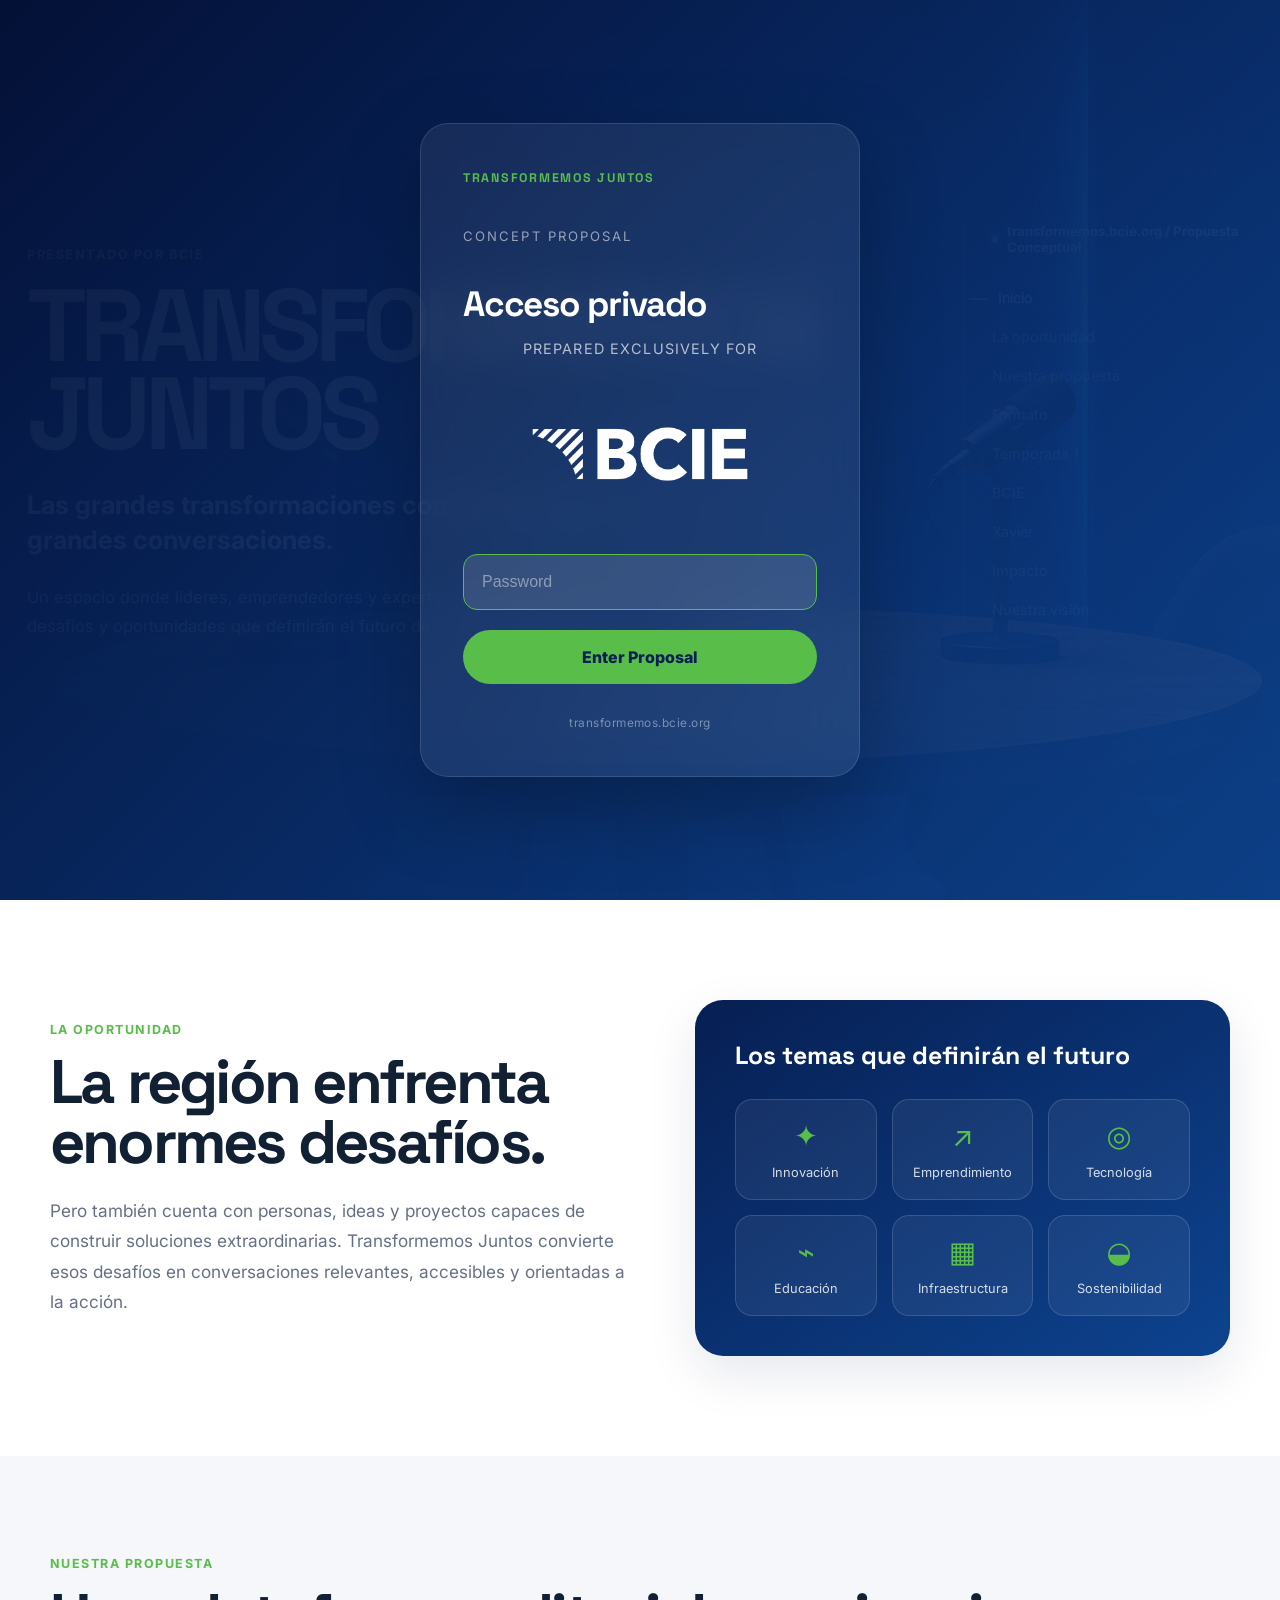
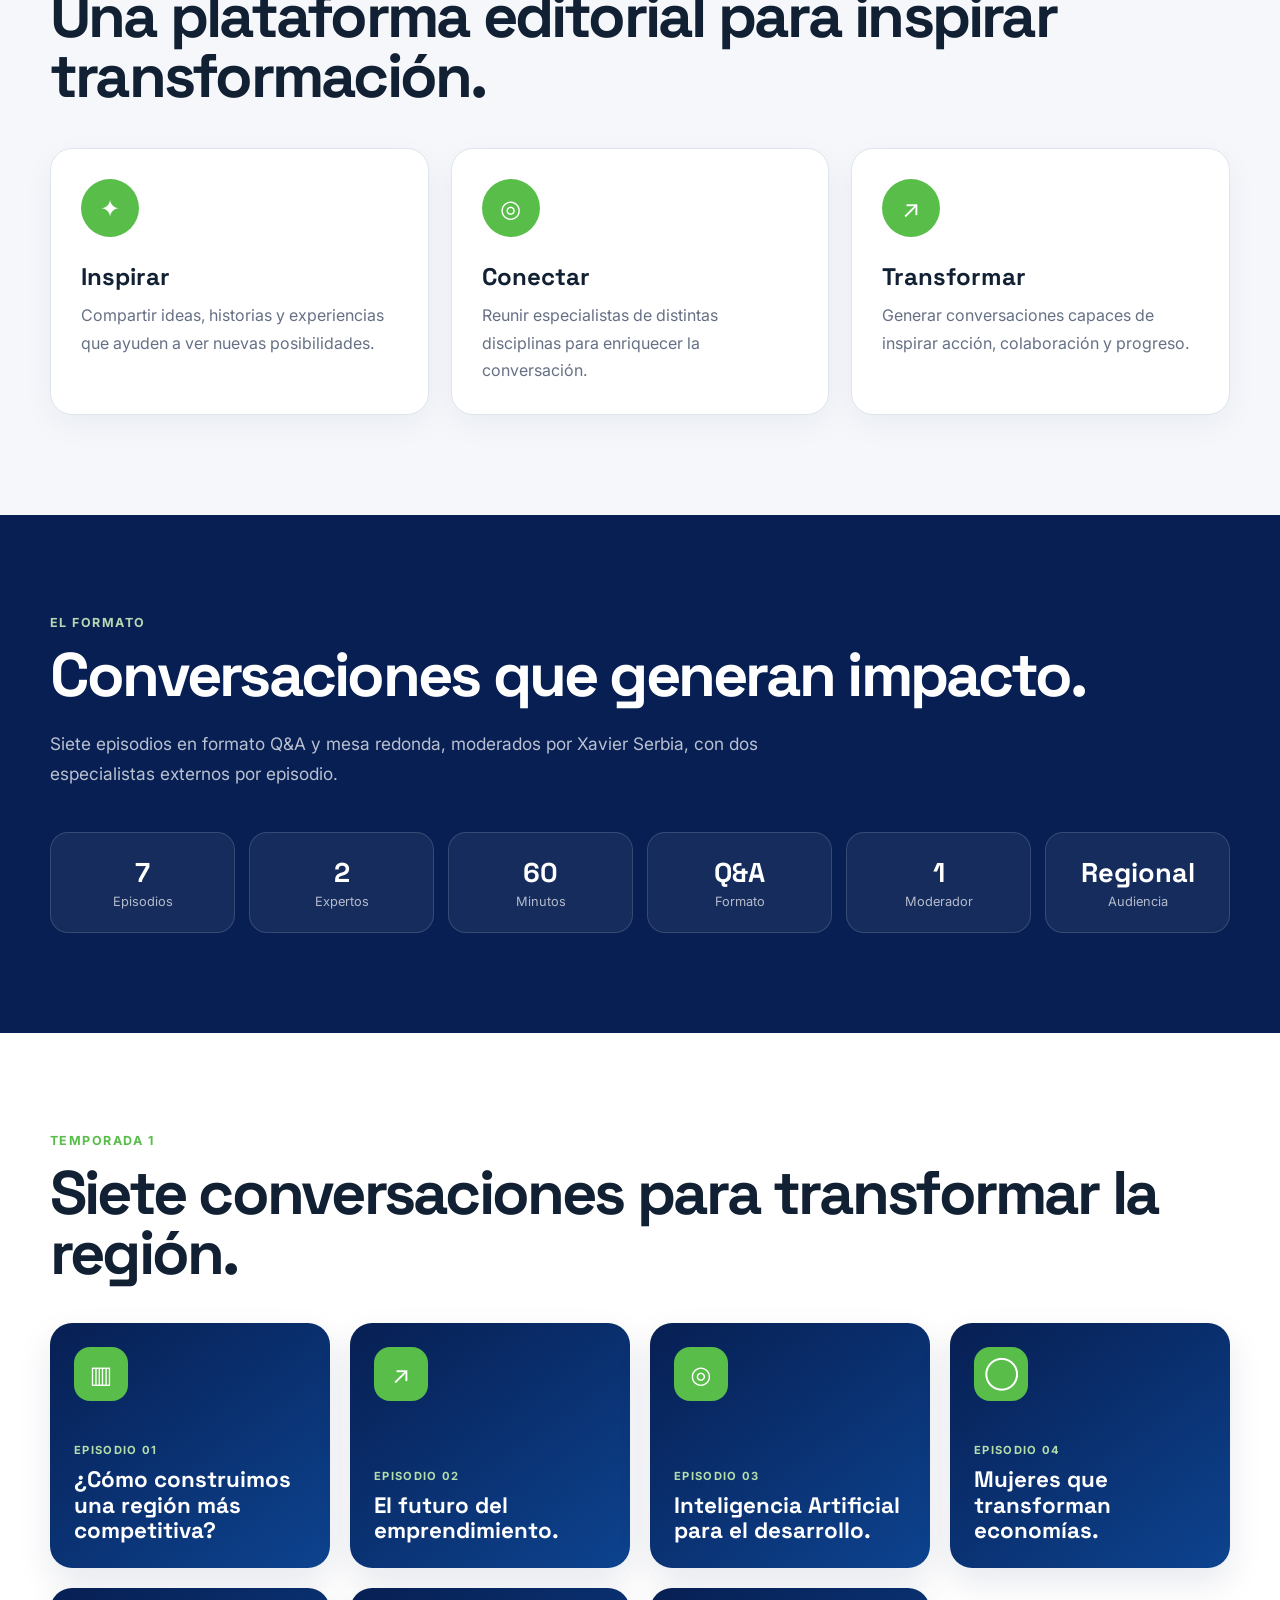
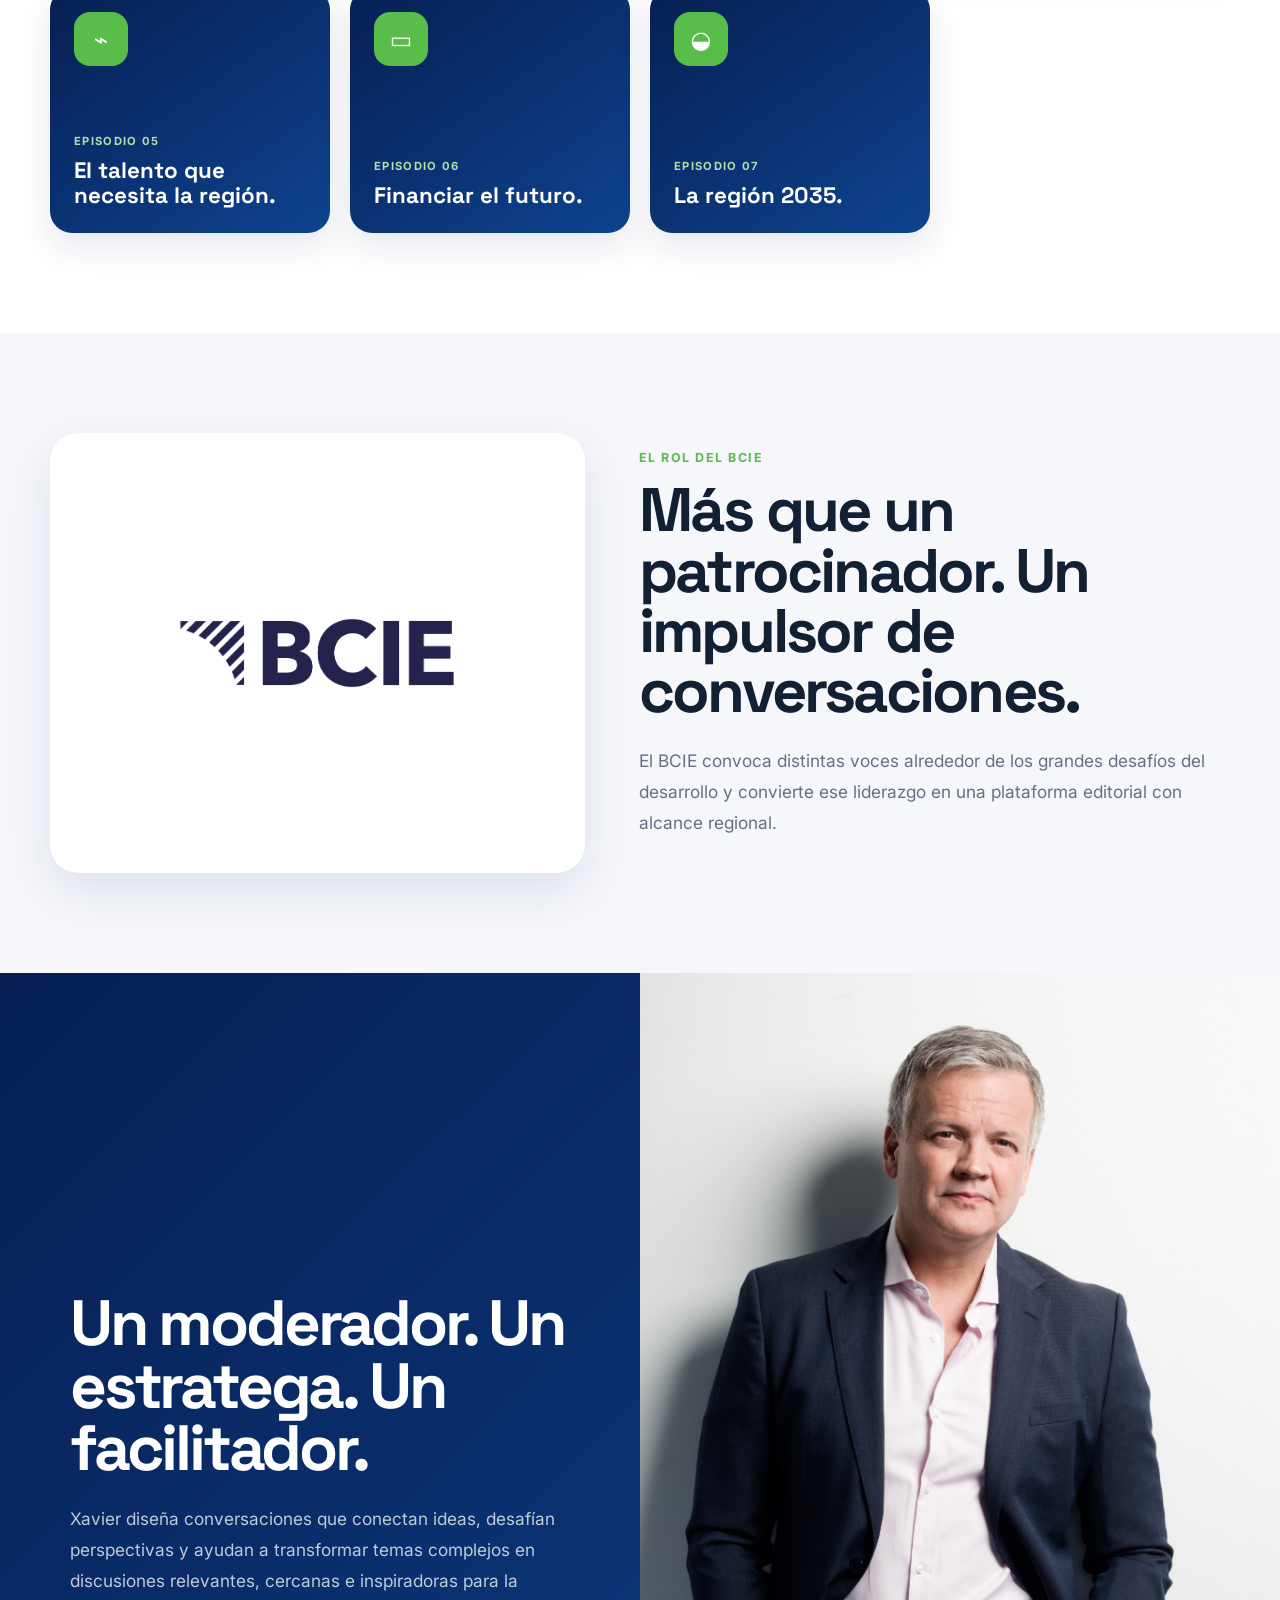
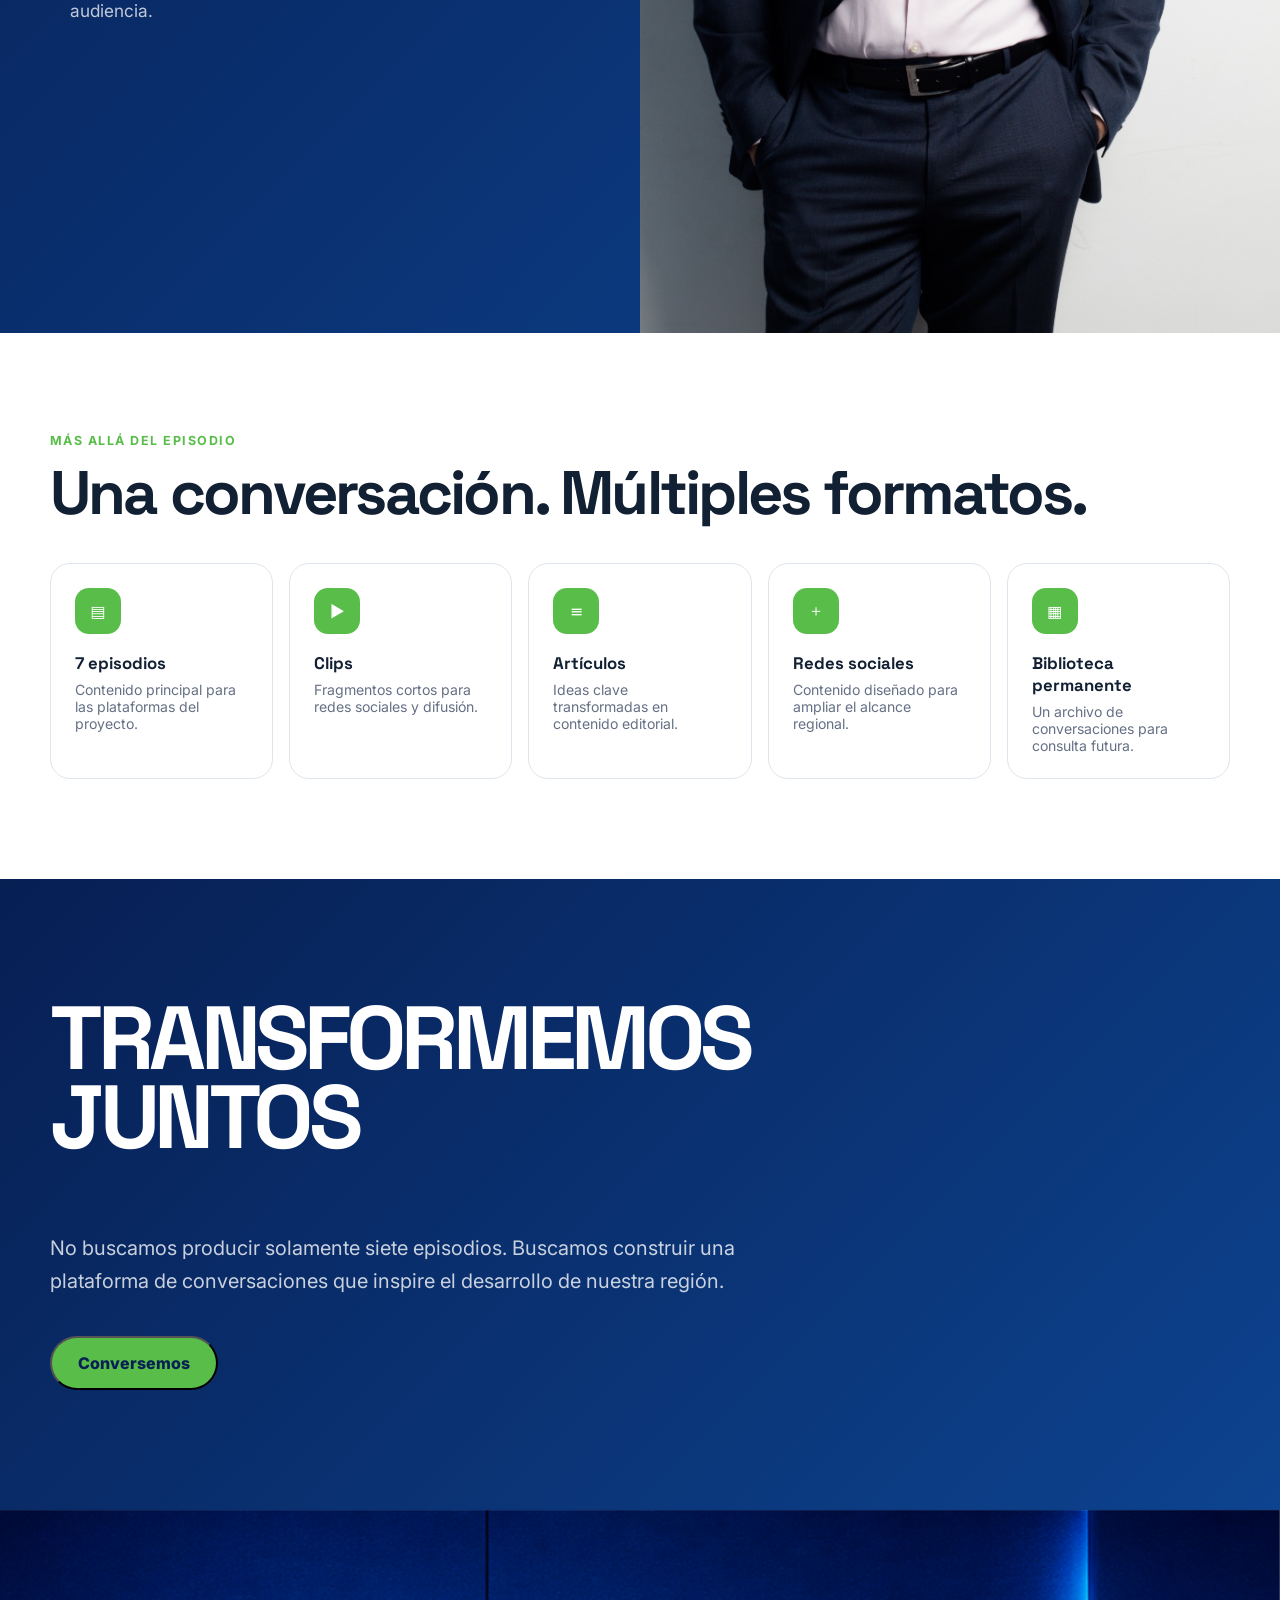
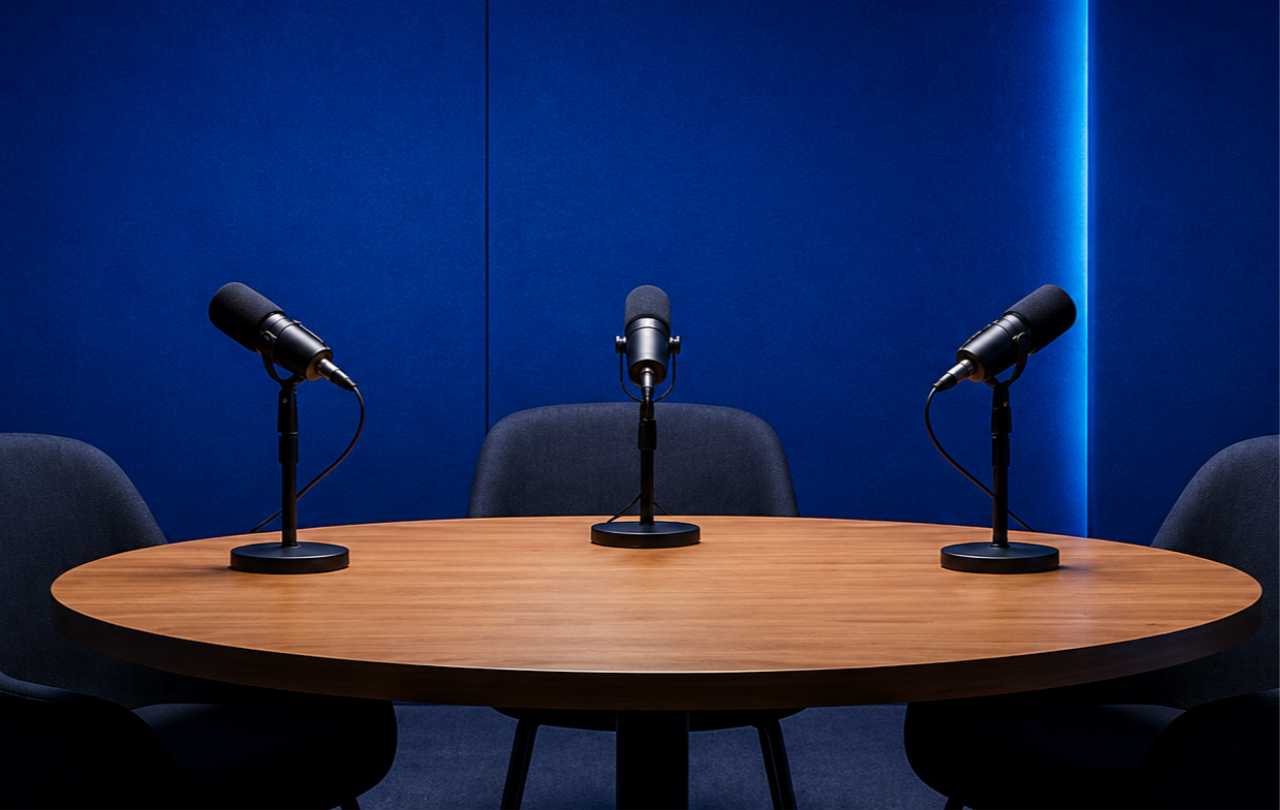
<file: index.html>
<!DOCTYPE html>
<html lang="es">
<head>
  <meta charset="UTF-8">
  <meta name="viewport" content="width=device-width, initial-scale=1">
  <title>Transformemos Juntos</title>
  <meta name="description" content="Transformemos Juntos, presentado por BCIE. Conversaciones para impulsar la transformación de la región.">
  <link rel="stylesheet" href="style.css">
</head>
<body>

  <header class="hero" id="inicio">
    <div class="hero-overlay"></div>

    <div class="hero-shell">
      <div class="hero-copy">
        <span class="kicker">Presentado por BCIE</span>
        <h1>Transformemos<br>Juntos</h1>
        <p class="hero-lead">Las grandes transformaciones comienzan con grandes conversaciones.</p>
        <p class="hero-description">
          Un espacio donde líderes, emprendedores y expertos analizan los desafíos y oportunidades
          que definirán el futuro de nuestra región.
        </p>
      </div>

      <aside class="hero-nav" aria-label="Navegación principal">
        <div class="site-address">
          <span class="status-dot"></span>
          transformemos.bcie.org / Propuesta Conceptual
        </div>

        <button class="menu-toggle" type="button" aria-expanded="false" aria-controls="site-menu">
          <span></span><span></span><span></span>
          <span class="sr-only">Abrir menú</span>
        </button>

        <nav id="site-menu" class="site-menu">
          <a href="#inicio" class="active">Inicio</a>
          <a href="#oportunidad">La oportunidad</a>
          <a href="#propuesta">Nuestra propuesta</a>
          <a href="#formato">Formato</a>
          <a href="#episodios">Temporada 1</a>
          <a href="#bcie">BCIE</a>
          <a href="#xavier">Xavier</a>
          <a href="#ecosistema">Impacto</a>
          <a href="#vision">Nuestra visión</a>
        </nav>
      </aside>
    </div>
  </header>

  <main>
    <section class="section opportunity" id="oportunidad">
      <div class="wrap two-col">
        <div>
          <div class="eyebrow">La oportunidad</div>
          <h2>La región enfrenta enormes desafíos.</h2>
          <p class="section-intro">
            Pero también cuenta con personas, ideas y proyectos capaces de construir soluciones
            extraordinarias. Transformemos Juntos convierte esos desafíos en conversaciones
            relevantes, accesibles y orientadas a la acción.
          </p>
        </div>

        <div class="challenge-panel">
          <h3>Los temas que definirán el futuro</h3>
          <div class="mini-grid">
            <div class="mini-item"><span class="icon">✦</span><span>Innovación</span></div>
            <div class="mini-item"><span class="icon">↗</span><span>Emprendimiento</span></div>
            <div class="mini-item"><span class="icon">◎</span><span>Tecnología</span></div>
            <div class="mini-item"><span class="icon">⌁</span><span>Educación</span></div>
            <div class="mini-item"><span class="icon">▦</span><span>Infraestructura</span></div>
            <div class="mini-item"><span class="icon">◒</span><span>Sostenibilidad</span></div>
          </div>
        </div>
      </div>
    </section>

    <section class="section soft" id="propuesta">
      <div class="wrap">
        <div class="eyebrow">Nuestra propuesta</div>
        <h2>Una plataforma editorial para inspirar transformación.</h2>

        <div class="cards-three">
          <article class="info-card">
            <div class="round-icon">✦</div>
            <h3>Inspirar</h3>
            <p>Compartir ideas, historias y experiencias que ayuden a ver nuevas posibilidades.</p>
          </article>

          <article class="info-card">
            <div class="round-icon">◎</div>
            <h3>Conectar</h3>
            <p>Reunir especialistas de distintas disciplinas para enriquecer la conversación.</p>
          </article>

          <article class="info-card">
            <div class="round-icon">↗</div>
            <h3>Transformar</h3>
            <p>Generar conversaciones capaces de inspirar acción, colaboración y progreso.</p>
          </article>
        </div>
      </div>
    </section>

    <section class="section dark" id="formato">
      <div class="wrap">
        <div class="eyebrow light">El formato</div>
        <h2>Conversaciones que generan impacto.</h2>
        <p class="section-intro light">
          Siete episodios en formato Q&amp;A y mesa redonda, moderados por Xavier Serbia,
          con dos especialistas externos por episodio.
        </p>

        <div class="stats">
          <div class="stat"><strong>7</strong><span>Episodios</span></div>
          <div class="stat"><strong>2</strong><span>Expertos</span></div>
          <div class="stat"><strong>60</strong><span>Minutos</span></div>
          <div class="stat"><strong>Q&amp;A</strong><span>Formato</span></div>
          <div class="stat"><strong>1</strong><span>Moderador</span></div>
          <div class="stat"><strong>Regional</strong><span>Audiencia</span></div>
        </div>
      </div>
    </section>

    <section class="section" id="episodios">
      <div class="wrap">
        <div class="eyebrow">Temporada 1</div>
        <h2>Siete conversaciones para transformar la región.</h2>

        <div class="episodes-grid">
          <article class="episode-card"><div class="episode-icon">▥</div><div><span>Episodio 01</span><h3>¿Cómo construimos una región más competitiva?</h3></div></article>
          <article class="episode-card"><div class="episode-icon">↗</div><div><span>Episodio 02</span><h3>El futuro del emprendimiento.</h3></div></article>
          <article class="episode-card"><div class="episode-icon">◎</div><div><span>Episodio 03</span><h3>Inteligencia Artificial para el desarrollo.</h3></div></article>
          <article class="episode-card"><div class="episode-icon">◯</div><div><span>Episodio 04</span><h3>Mujeres que transforman economías.</h3></div></article>
          <article class="episode-card"><div class="episode-icon">⌁</div><div><span>Episodio 05</span><h3>El talento que necesita la región.</h3></div></article>
          <article class="episode-card"><div class="episode-icon">▭</div><div><span>Episodio 06</span><h3>Financiar el futuro.</h3></div></article>
          <article class="episode-card"><div class="episode-icon">◒</div><div><span>Episodio 07</span><h3>La región 2035.</h3></div></article>
        </div>
      </div>
    </section>

    <section class="section soft" id="bcie">
      <div class="wrap role-layout">
          <div class="role-visual bcie-visual">
              <img
                  src="images/logo-bcie-transparencia-hfes.png"
                  alt="BCIE"
                  class="bcie-logo">
          </div>
        <div class="role-copy">
          <div class="eyebrow">El rol del BCIE</div>
          <h2>Más que un patrocinador. Un impulsor de conversaciones.</h2>
          <p>
            El BCIE convoca distintas voces alrededor de los grandes desafíos del desarrollo y
            convierte ese liderazgo en una plataforma editorial con alcance regional.
          </p>
        </div>
      </div>
    </section>

    <section class="xavier-section" id="xavier">
      <div class="xavier-grid">
        <div class="xavier-copy">
          <div class="eyebrow light">El rol de Xavier</div>
          <h2>Un moderador. Un estratega. Un facilitador.</h2>
          <p>
            Xavier diseña conversaciones que conectan ideas, desafían perspectivas y ayudan a 
            transformar temas complejos en discusiones relevantes, cercanas e inspiradoras para la audiencia.
          </p>
        </div>
        <div class="xavier-photo-wrap">
          <img src="images/xavier.jpg" alt="Xavier Serbia">
        </div>
      </div>
    </section>

    <section class="section" id="ecosistema">
      <div class="wrap">
        <div class="eyebrow">Más allá del episodio</div>
        <h2>Una conversación. Múltiples formatos.</h2>

        <div class="ecosystem-grid">
          <article class="ecosystem-card"><div class="eco-icon">▤</div><h3>7 episodios</h3><p>Contenido principal para las plataformas del proyecto.</p></article>
          <article class="ecosystem-card"><div class="eco-icon">▶</div><h3>Clips</h3><p>Fragmentos cortos para redes sociales y difusión.</p></article>
          <article class="ecosystem-card"><div class="eco-icon">≡</div><h3>Artículos</h3><p>Ideas clave transformadas en contenido editorial.</p></article>
          <article class="ecosystem-card"><div class="eco-icon">＋</div><h3>Redes sociales</h3><p>Contenido diseñado para ampliar el alcance regional.</p></article>
          <article class="ecosystem-card"><div class="eco-icon">▦</div><h3>Biblioteca permanente</h3><p>Un archivo de conversaciones para consulta futura.</p></article>
        </div>
      </div>
    </section>

    <section class="closing" id="vision">
      <div class="wrap">
        <h2>Transformemos Juntos</h2>
        <p>
          No buscamos producir solamente siete episodios. Buscamos construir una plataforma de
          conversaciones que inspire el desarrollo de nuestra región.
        </p>
       <button class="cta">Conversemos</button>
      </div>
    </section>
  </main>

  <script src="script.js"></script>
</body>
<body>

  <div class="password-gate" id="passwordGate">

    <div class="password-card">

      <div class="password-brand">
        TRANSFORMEMOS JUNTOS
      </div>

      <div class="proposal-label">
        Concept Proposal
      </div>

      <h2>Acceso privado</h2>

      <p class="prepared-for">
        Prepared exclusively for
      </p>

      <img
        src="./images/logo-bcie-transparencia-hfes.png"
        alt="BCIE"
        class="password-logo">

      <form id="passwordForm">

        <div class="password-field">

          <input
            type="password"
            id="passwordInput"
            placeholder="Password"
            autocomplete="current-password"
            required>

        </div>

        <div
          class="password-error"
          id="passwordError">

          Incorrect password.

        </div>

        <button
          type="submit"
          class="password-button">

          Enter Proposal

        </button>

      </form>

      <div class="password-footer">
        transformemos.bcie.org
      </div>

    </div>

  </div>


  <header class="hero" id="inicio">
</html>
</file>
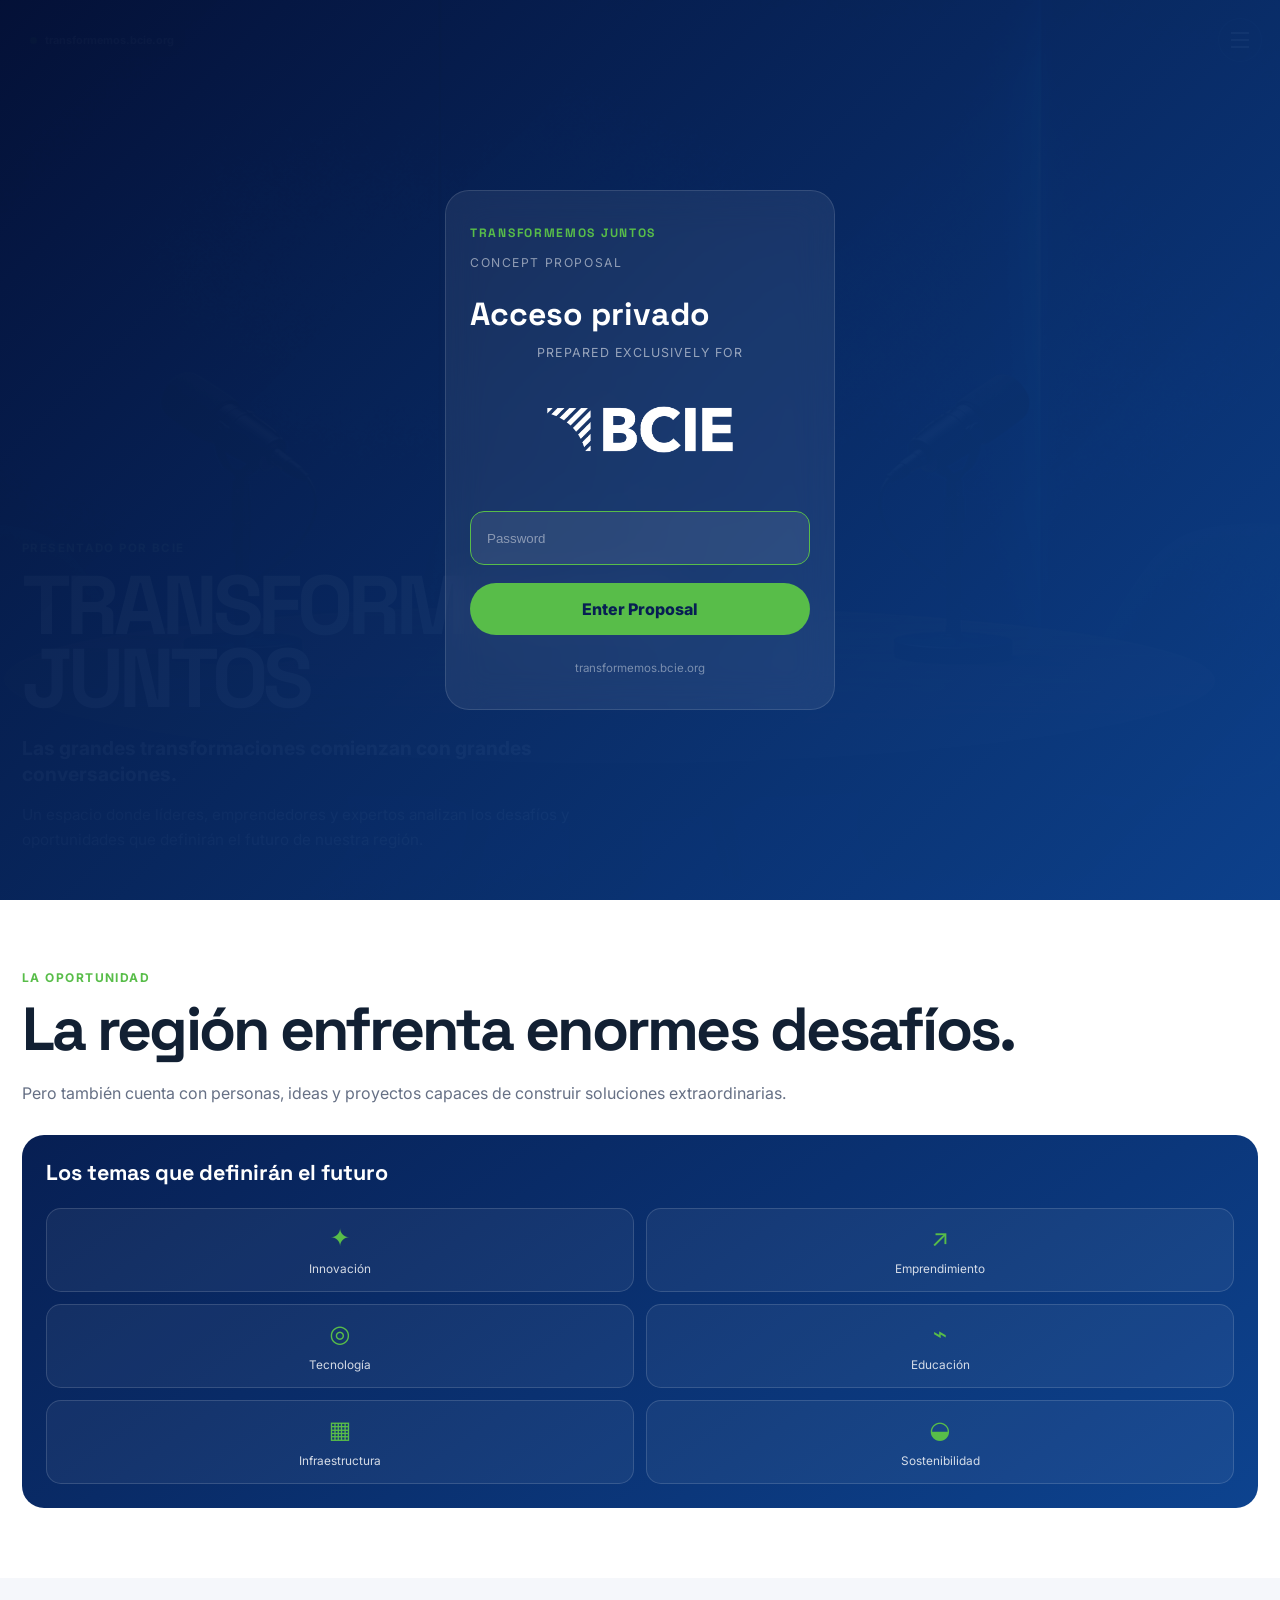
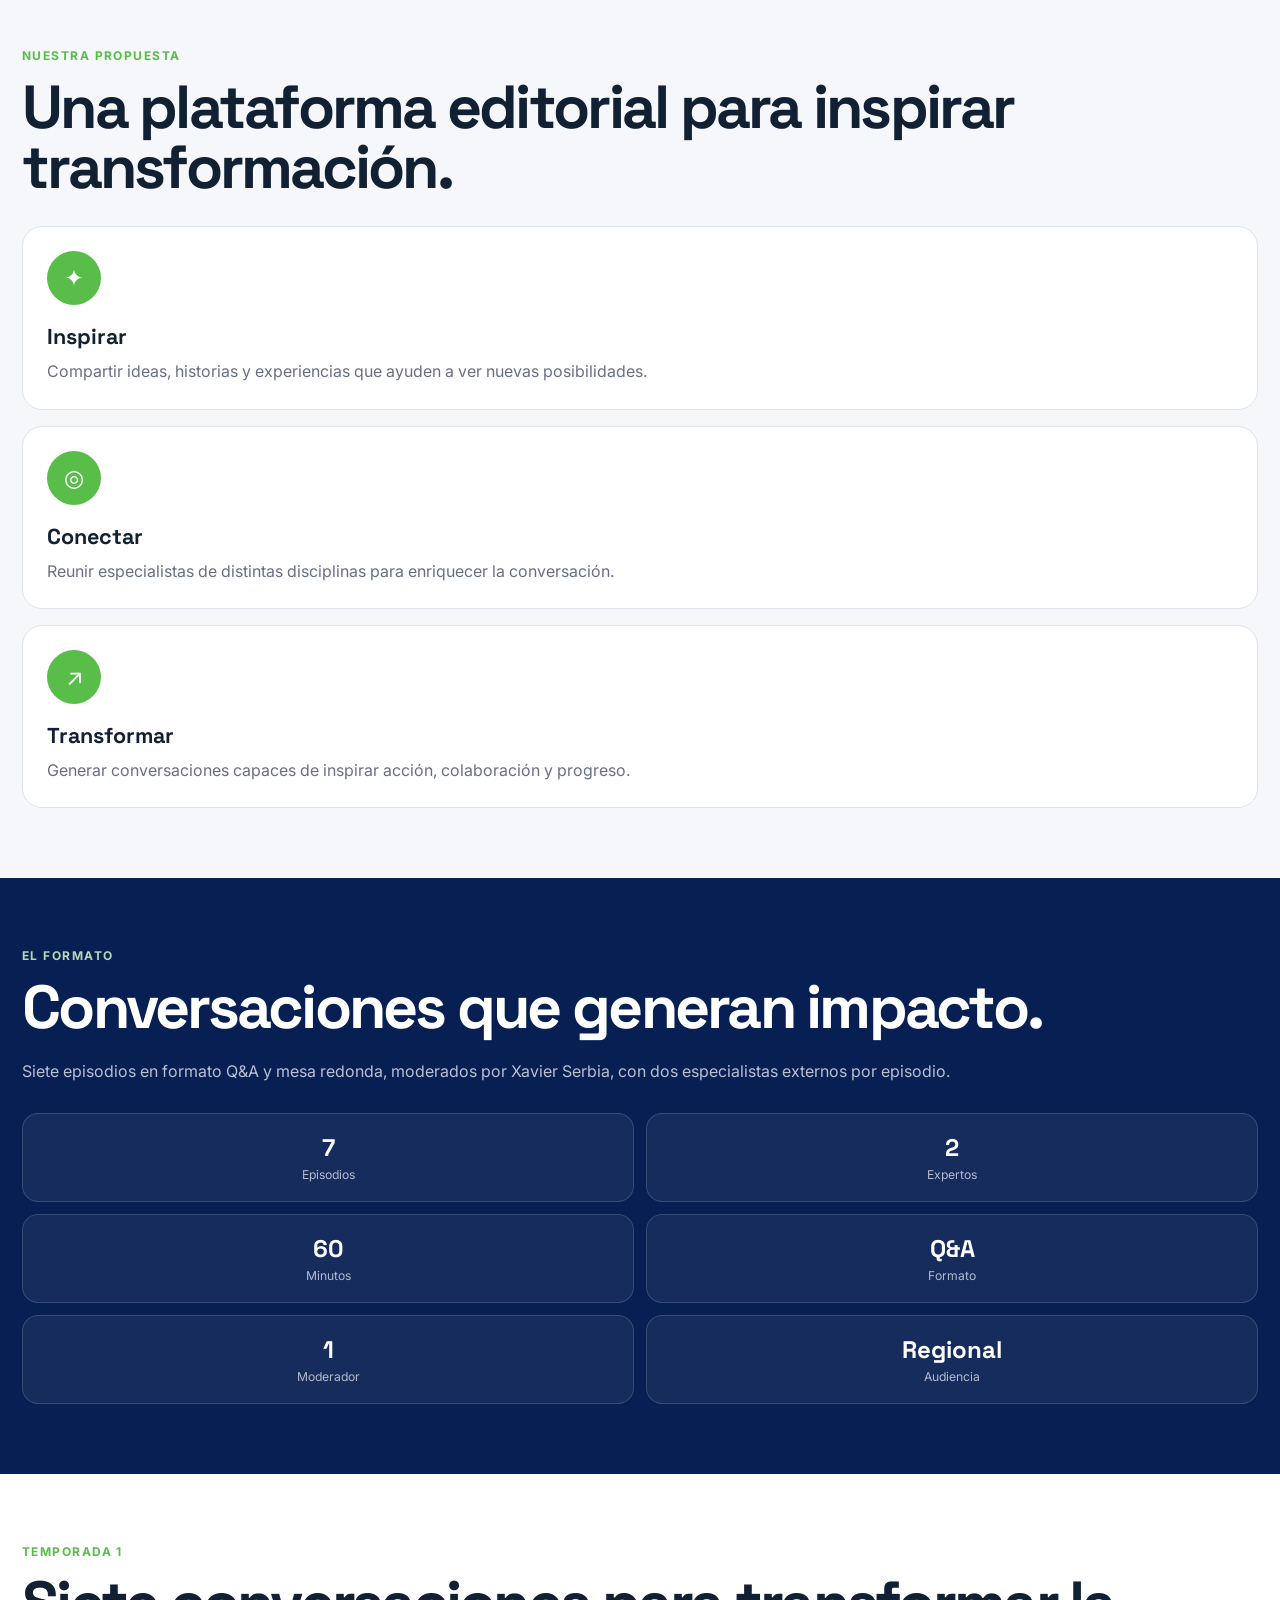
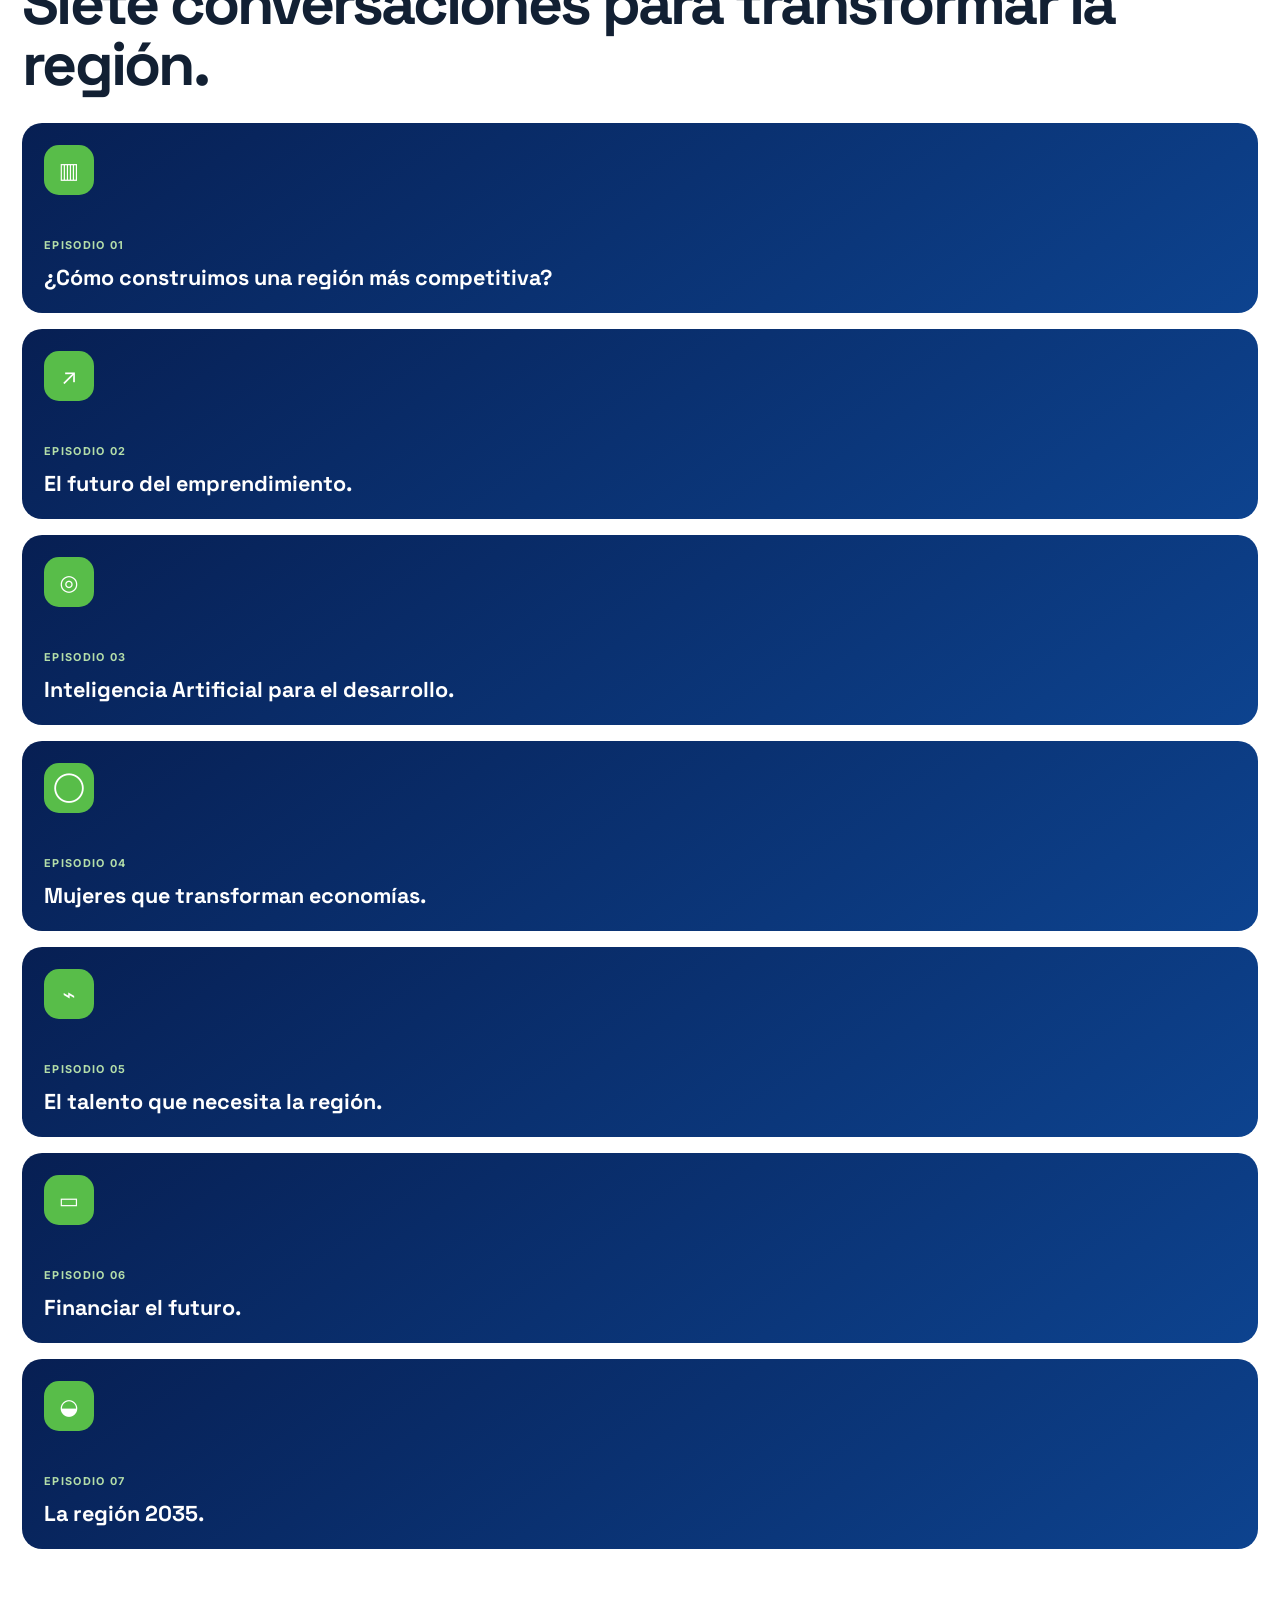
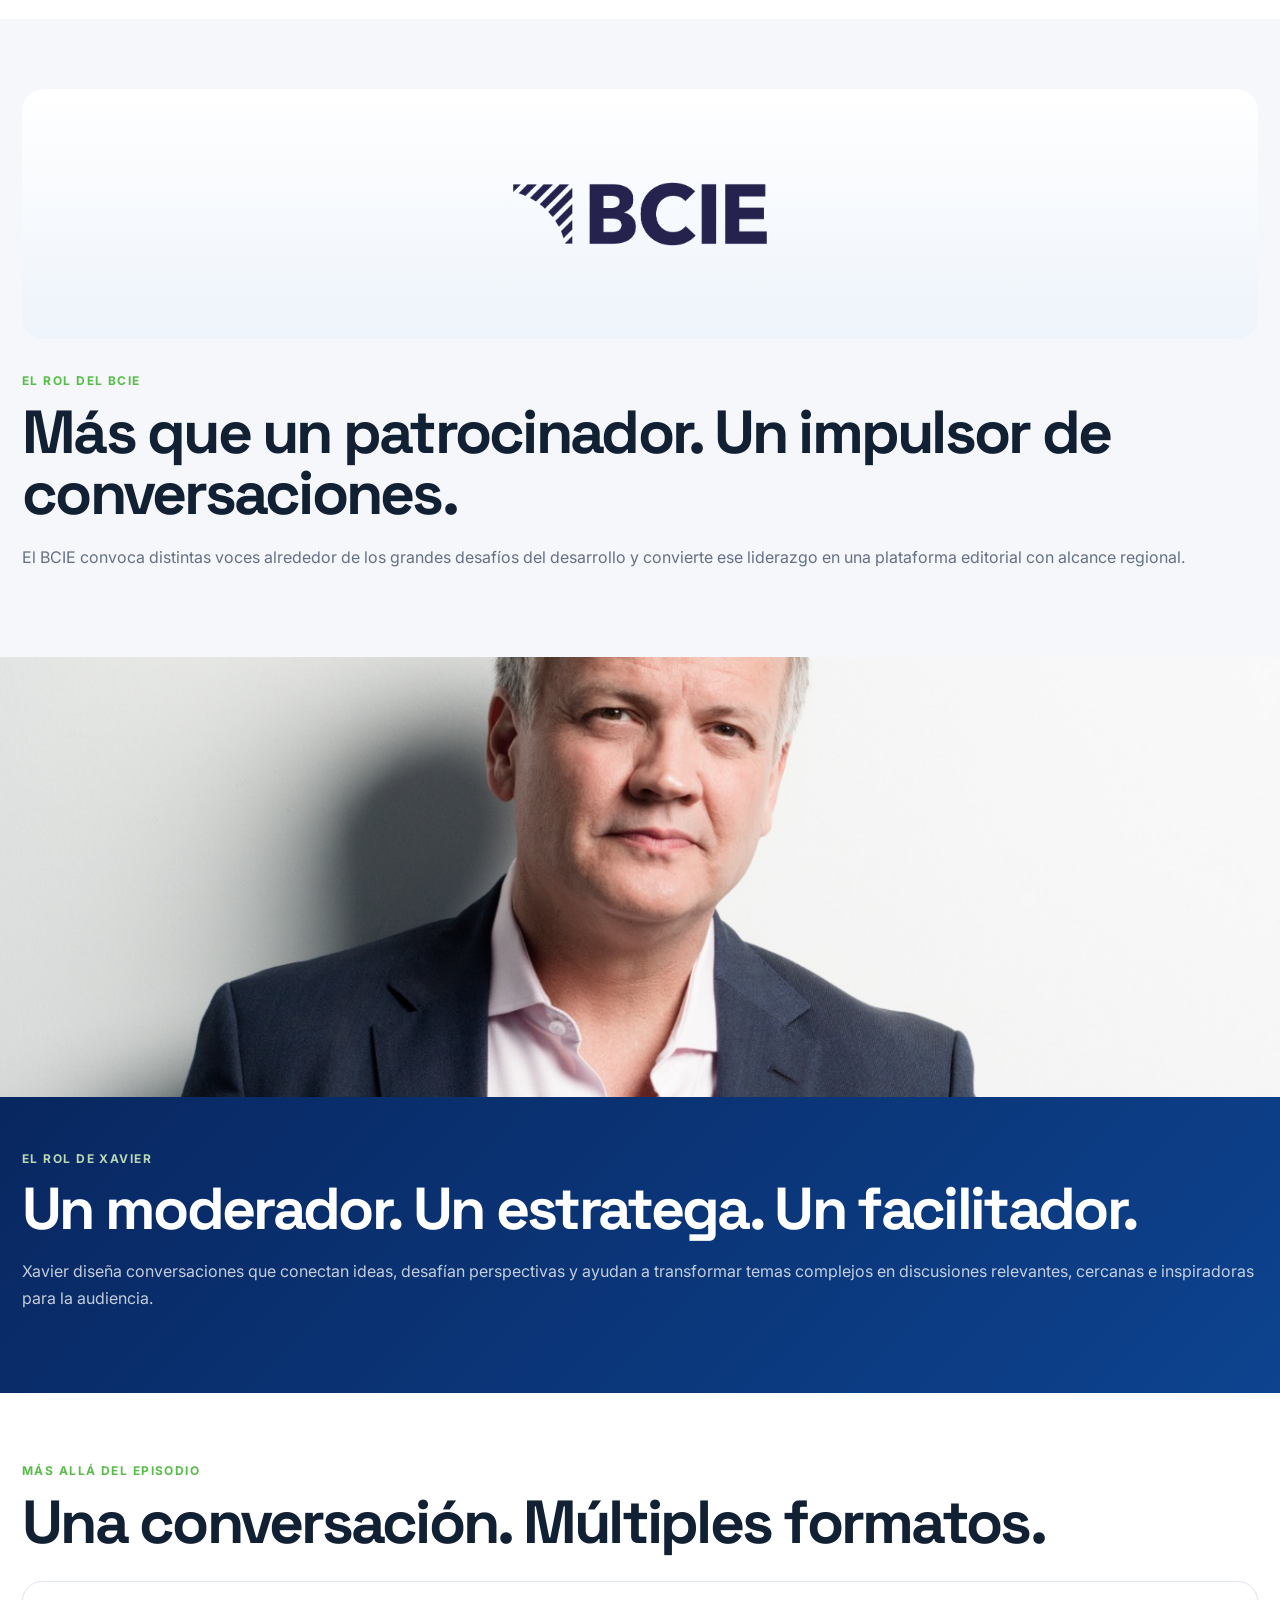
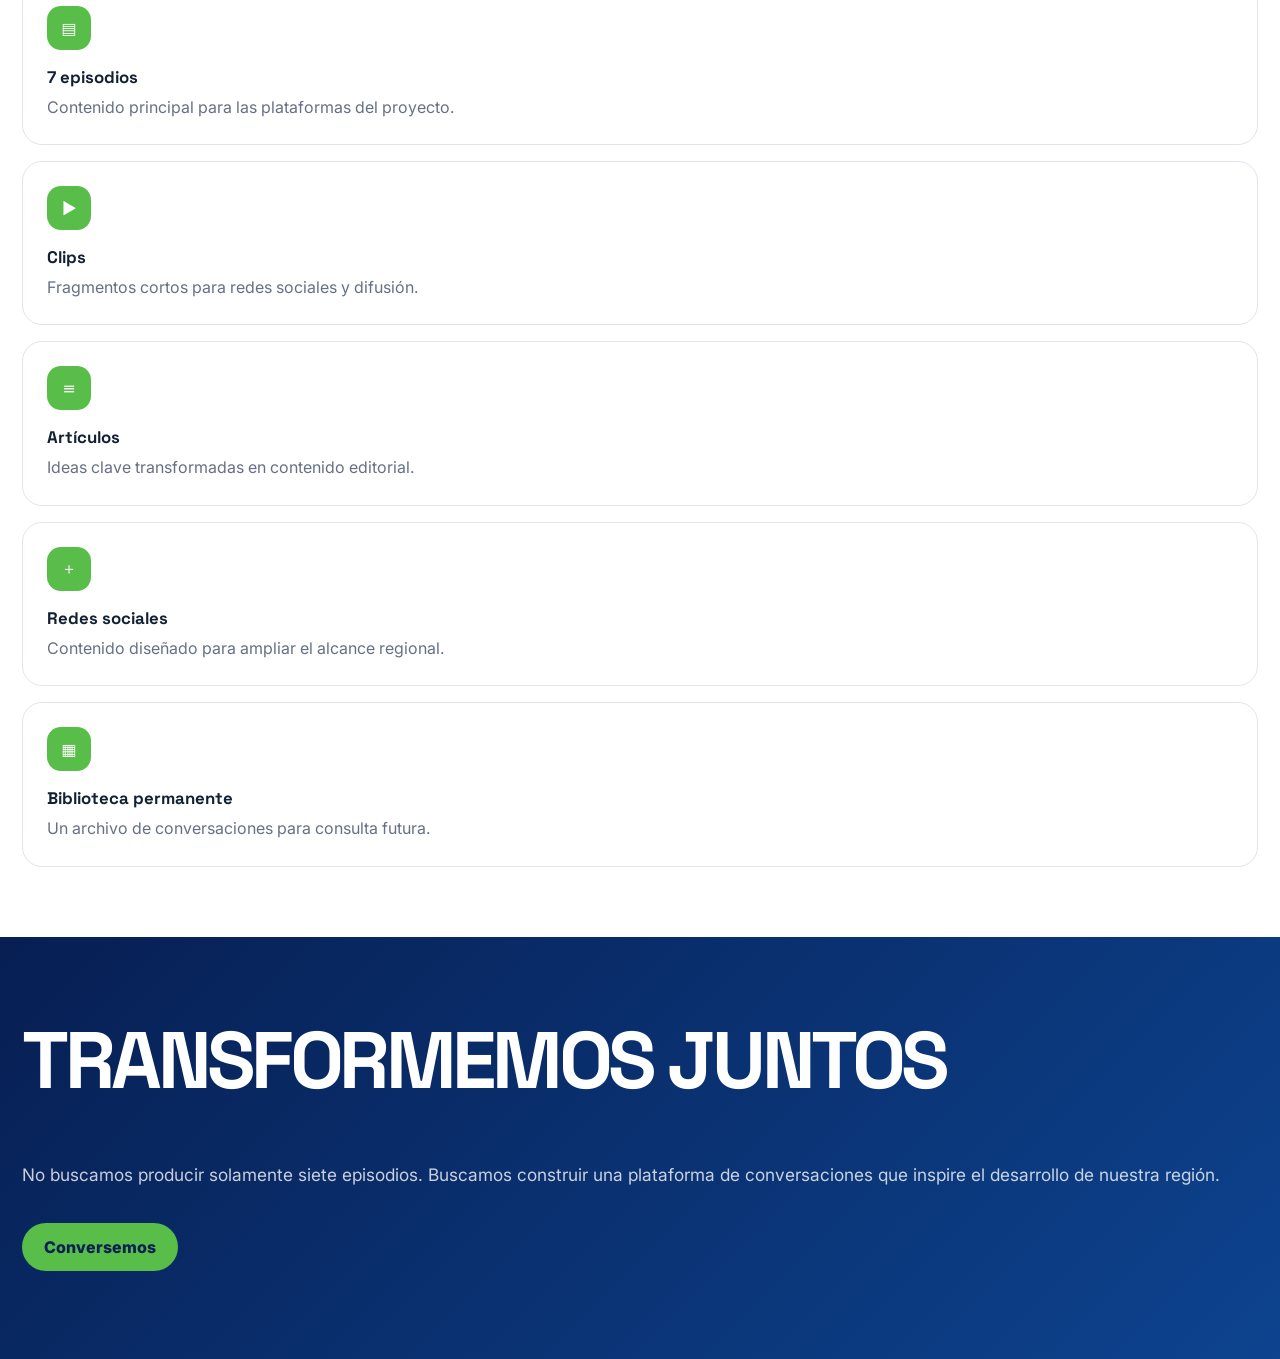
<file: mobile/index.html>
<!DOCTYPE html>
<html lang="es">
<head>
  <meta charset="UTF-8">
  <meta name="viewport" content="width=device-width, initial-scale=1, viewport-fit=cover">
  <title>Transformemos Juntos | Mobile</title>
  <meta name="description" content="Transformemos Juntos, presentado por BCIE.">
  <link rel="stylesheet" href="mobile.css">
</head>
<body>

  <div class="password-gate" id="passwordGate">
    <div class="password-card">
      <div class="password-brand">TRANSFORMEMOS JUNTOS</div>
      <div class="proposal-label">Concept Proposal</div>
      <h2>Acceso privado</h2>
      <p class="prepared-for">Prepared exclusively for</p>
      <img src="./images/logo-bcie-transparencia-hfes.png" alt="BCIE" class="password-logo">
      <form id="passwordForm">
        <input type="password" id="passwordInput" placeholder="Password" autocomplete="current-password" required>
        <div class="password-error" id="passwordError">Incorrect password.</div>
        <button type="submit" class="password-button">Enter Proposal</button>
      </form>
      <div class="password-footer">transformemos.bcie.org</div>
    </div>
  </div>

  <header class="hero" id="inicio">
    <div class="hero-overlay"></div>
    <div class="hero-top">
      <div class="site-address"><span class="status-dot"></span><span class="site-address-text">transformemos.bcie.org</span></div>
      <button class="menu-toggle" type="button" aria-expanded="false" aria-controls="site-menu">
        <span></span><span></span><span></span><span class="sr-only">Abrir menú</span>
      </button>
      <nav id="site-menu" class="site-menu">
        <a href="#inicio" class="active">Inicio</a>
        <a href="#oportunidad">La oportunidad</a>
        <a href="#propuesta">Nuestra propuesta</a>
        <a href="#formato">Formato</a>
        <a href="#episodios">Temporada 1</a>
        <a href="#bcie">BCIE</a>
        <a href="#xavier">Xavier</a>
        <a href="#ecosistema">Impacto</a>
        <a href="#vision">Nuestra visión</a>
      </nav>
    </div>

    <div class="hero-copy">
      <span class="kicker">Presentado por BCIE</span>
      <h1>Transformemos<br>Juntos</h1>
      <p class="hero-lead">Las grandes transformaciones comienzan con grandes conversaciones.</p>
      <p class="hero-description">Un espacio donde líderes, emprendedores y expertos analizan los desafíos y oportunidades que definirán el futuro de nuestra región.</p>
    </div>
  </header>

  <main>
    <section class="section" id="oportunidad">
      <div class="eyebrow">La oportunidad</div>
      <h2>La región enfrenta enormes desafíos.</h2>
      <p class="section-intro">Pero también cuenta con personas, ideas y proyectos capaces de construir soluciones extraordinarias.</p>
      <div class="challenge-panel">
        <h3>Los temas que definirán el futuro</h3>
        <div class="mini-grid">
          <div class="mini-item"><span class="icon">✦</span><span>Innovación</span></div>
          <div class="mini-item"><span class="icon">↗</span><span>Emprendimiento</span></div>
          <div class="mini-item"><span class="icon">◎</span><span>Tecnología</span></div>
          <div class="mini-item"><span class="icon">⌁</span><span>Educación</span></div>
          <div class="mini-item"><span class="icon">▦</span><span>Infraestructura</span></div>
          <div class="mini-item"><span class="icon">◒</span><span>Sostenibilidad</span></div>
        </div>
      </div>
    </section>

    <section class="section soft" id="propuesta">
      <div class="eyebrow">Nuestra propuesta</div>
      <h2>Una plataforma editorial para inspirar transformación.</h2>
      <div class="cards">
        <article class="info-card"><div class="round-icon">✦</div><h3>Inspirar</h3><p>Compartir ideas, historias y experiencias que ayuden a ver nuevas posibilidades.</p></article>
        <article class="info-card"><div class="round-icon">◎</div><h3>Conectar</h3><p>Reunir especialistas de distintas disciplinas para enriquecer la conversación.</p></article>
        <article class="info-card"><div class="round-icon">↗</div><h3>Transformar</h3><p>Generar conversaciones capaces de inspirar acción, colaboración y progreso.</p></article>
      </div>
    </section>

    <section class="section dark" id="formato">
      <div class="eyebrow light">El formato</div>
      <h2>Conversaciones que generan impacto.</h2>
      <p class="section-intro light">Siete episodios en formato Q&amp;A y mesa redonda, moderados por Xavier Serbia, con dos especialistas externos por episodio.</p>
      <div class="stats">
        <div class="stat"><strong>7</strong><span>Episodios</span></div>
        <div class="stat"><strong>2</strong><span>Expertos</span></div>
        <div class="stat"><strong>60</strong><span>Minutos</span></div>
        <div class="stat"><strong>Q&amp;A</strong><span>Formato</span></div>
        <div class="stat"><strong>1</strong><span>Moderador</span></div>
        <div class="stat"><strong>Regional</strong><span>Audiencia</span></div>
      </div>
    </section>

    <section class="section" id="episodios">
      <div class="eyebrow">Temporada 1</div>
      <h2>Siete conversaciones para transformar la región.</h2>
      <div class="episodes">
        <article class="episode-card"><div class="episode-icon">▥</div><span>Episodio 01</span><h3>¿Cómo construimos una región más competitiva?</h3></article>
        <article class="episode-card"><div class="episode-icon">↗</div><span>Episodio 02</span><h3>El futuro del emprendimiento.</h3></article>
        <article class="episode-card"><div class="episode-icon">◎</div><span>Episodio 03</span><h3>Inteligencia Artificial para el desarrollo.</h3></article>
        <article class="episode-card"><div class="episode-icon">◯</div><span>Episodio 04</span><h3>Mujeres que transforman economías.</h3></article>
        <article class="episode-card"><div class="episode-icon">⌁</div><span>Episodio 05</span><h3>El talento que necesita la región.</h3></article>
        <article class="episode-card"><div class="episode-icon">▭</div><span>Episodio 06</span><h3>Financiar el futuro.</h3></article>
        <article class="episode-card"><div class="episode-icon">◒</div><span>Episodio 07</span><h3>La región 2035.</h3></article>
      </div>
    </section>

    <section class="section soft" id="bcie">
      <div class="bcie-visual">
        <img src="./images/logo-bcie-transparencia-hfes.png" alt="BCIE" class="bcie-logo">
      </div>
      <div class="role-copy">
        <div class="eyebrow">El rol del BCIE</div>
        <h2>Más que un patrocinador. Un impulsor de conversaciones.</h2>
        <p>El BCIE convoca distintas voces alrededor de los grandes desafíos del desarrollo y convierte ese liderazgo en una plataforma editorial con alcance regional.</p>
      </div>
    </section>

    <section class="xavier-section" id="xavier">
      <div class="xavier-photo-wrap"><img src="./images/xavier.jpg" alt="Xavier Serbia"></div>
      <div class="xavier-copy">
        <div class="eyebrow light">El rol de Xavier</div>
        <h2>Un moderador. Un estratega. Un facilitador.</h2>
        <p>Xavier diseña conversaciones que conectan ideas, desafían perspectivas y ayudan a transformar temas complejos en discusiones relevantes, cercanas e inspiradoras para la audiencia.</p>
      </div>
    </section>

    <section class="section" id="ecosistema">
      <div class="eyebrow">Más allá del episodio</div>
      <h2>Una conversación. Múltiples formatos.</h2>
      <div class="ecosystem">
        <article class="ecosystem-card"><div class="eco-icon">▤</div><h3>7 episodios</h3><p>Contenido principal para las plataformas del proyecto.</p></article>
        <article class="ecosystem-card"><div class="eco-icon">▶</div><h3>Clips</h3><p>Fragmentos cortos para redes sociales y difusión.</p></article>
        <article class="ecosystem-card"><div class="eco-icon">≡</div><h3>Artículos</h3><p>Ideas clave transformadas en contenido editorial.</p></article>
        <article class="ecosystem-card"><div class="eco-icon">＋</div><h3>Redes sociales</h3><p>Contenido diseñado para ampliar el alcance regional.</p></article>
        <article class="ecosystem-card"><div class="eco-icon">▦</div><h3>Biblioteca permanente</h3><p>Un archivo de conversaciones para consulta futura.</p></article>
      </div>
    </section>

    <section class="closing" id="vision">
      <h2>Transformemos Juntos</h2>
      <p>No buscamos producir solamente siete episodios. Buscamos construir una plataforma de conversaciones que inspire el desarrollo de nuestra región.</p>
      <button class="cta" type="button">Conversemos</button>
    </section>
  </main>

  <script src="mobile.js"></script>
</body>
</html>
</file>
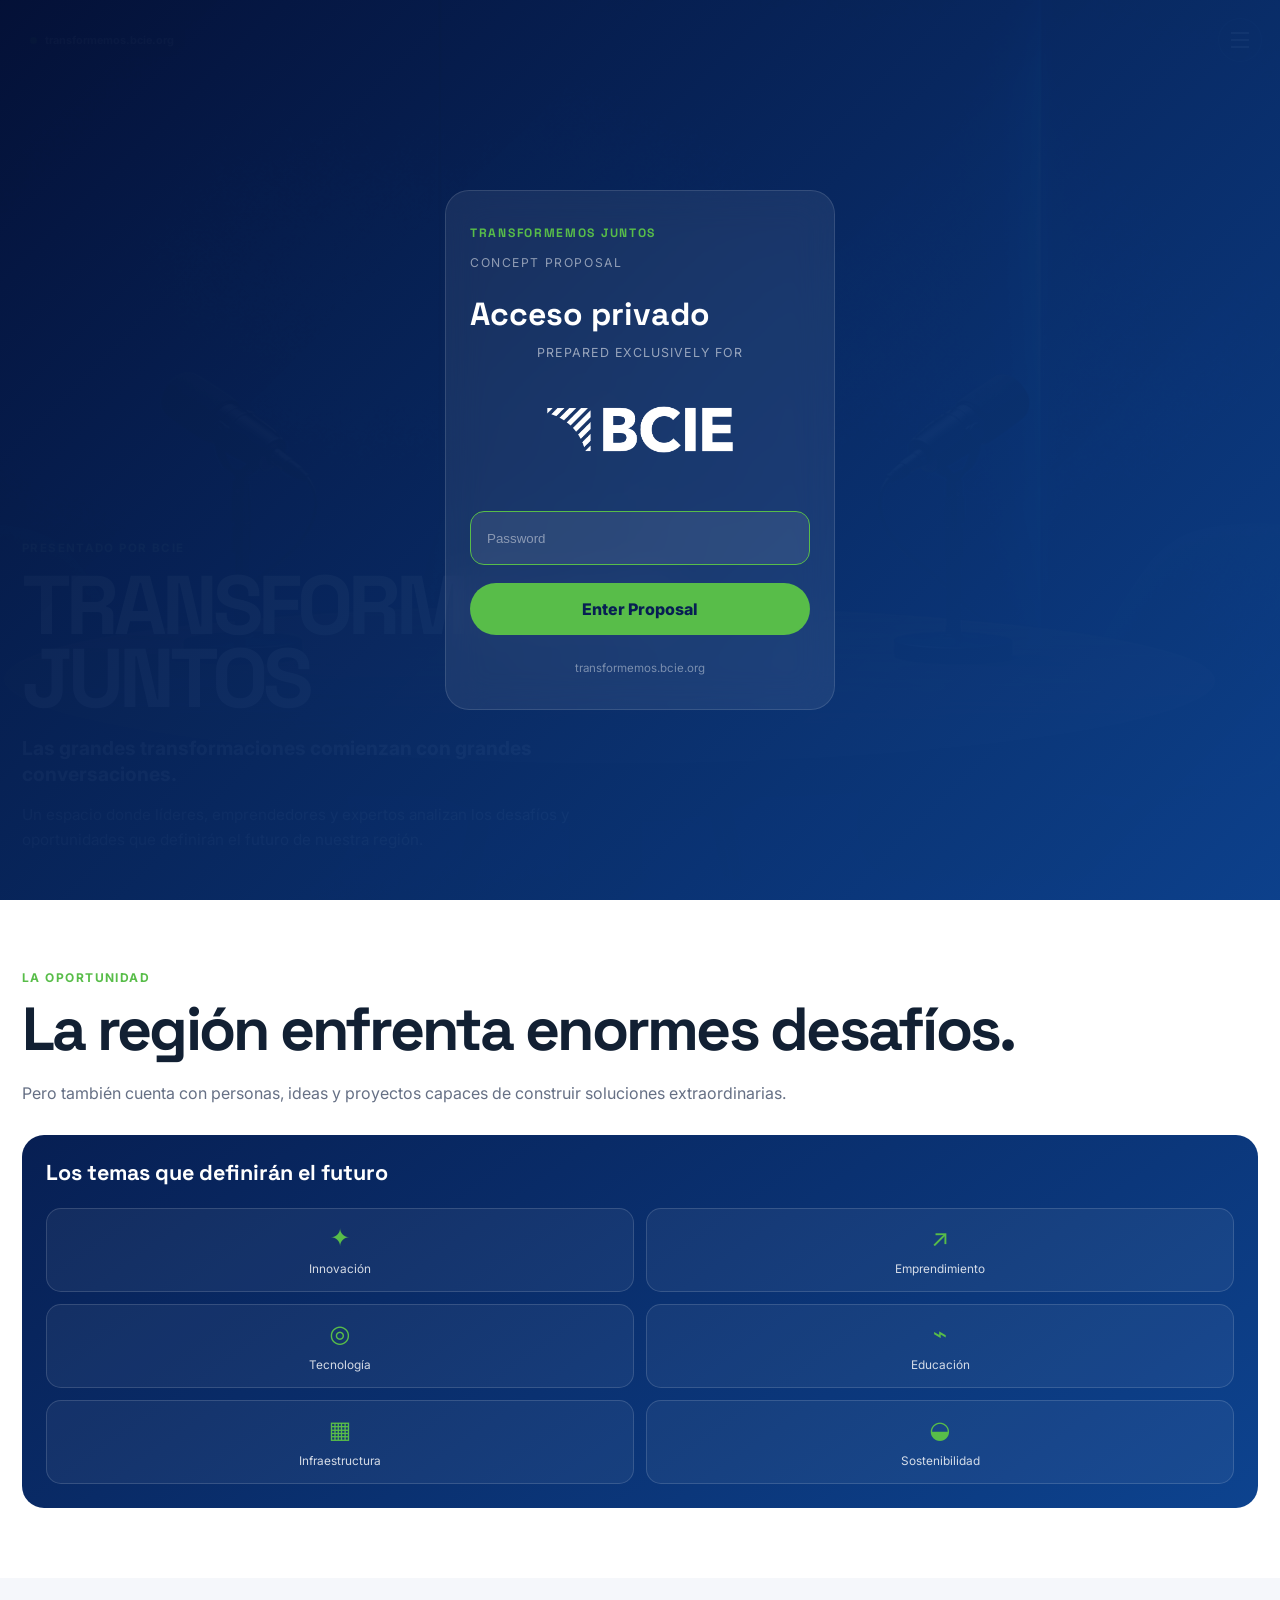
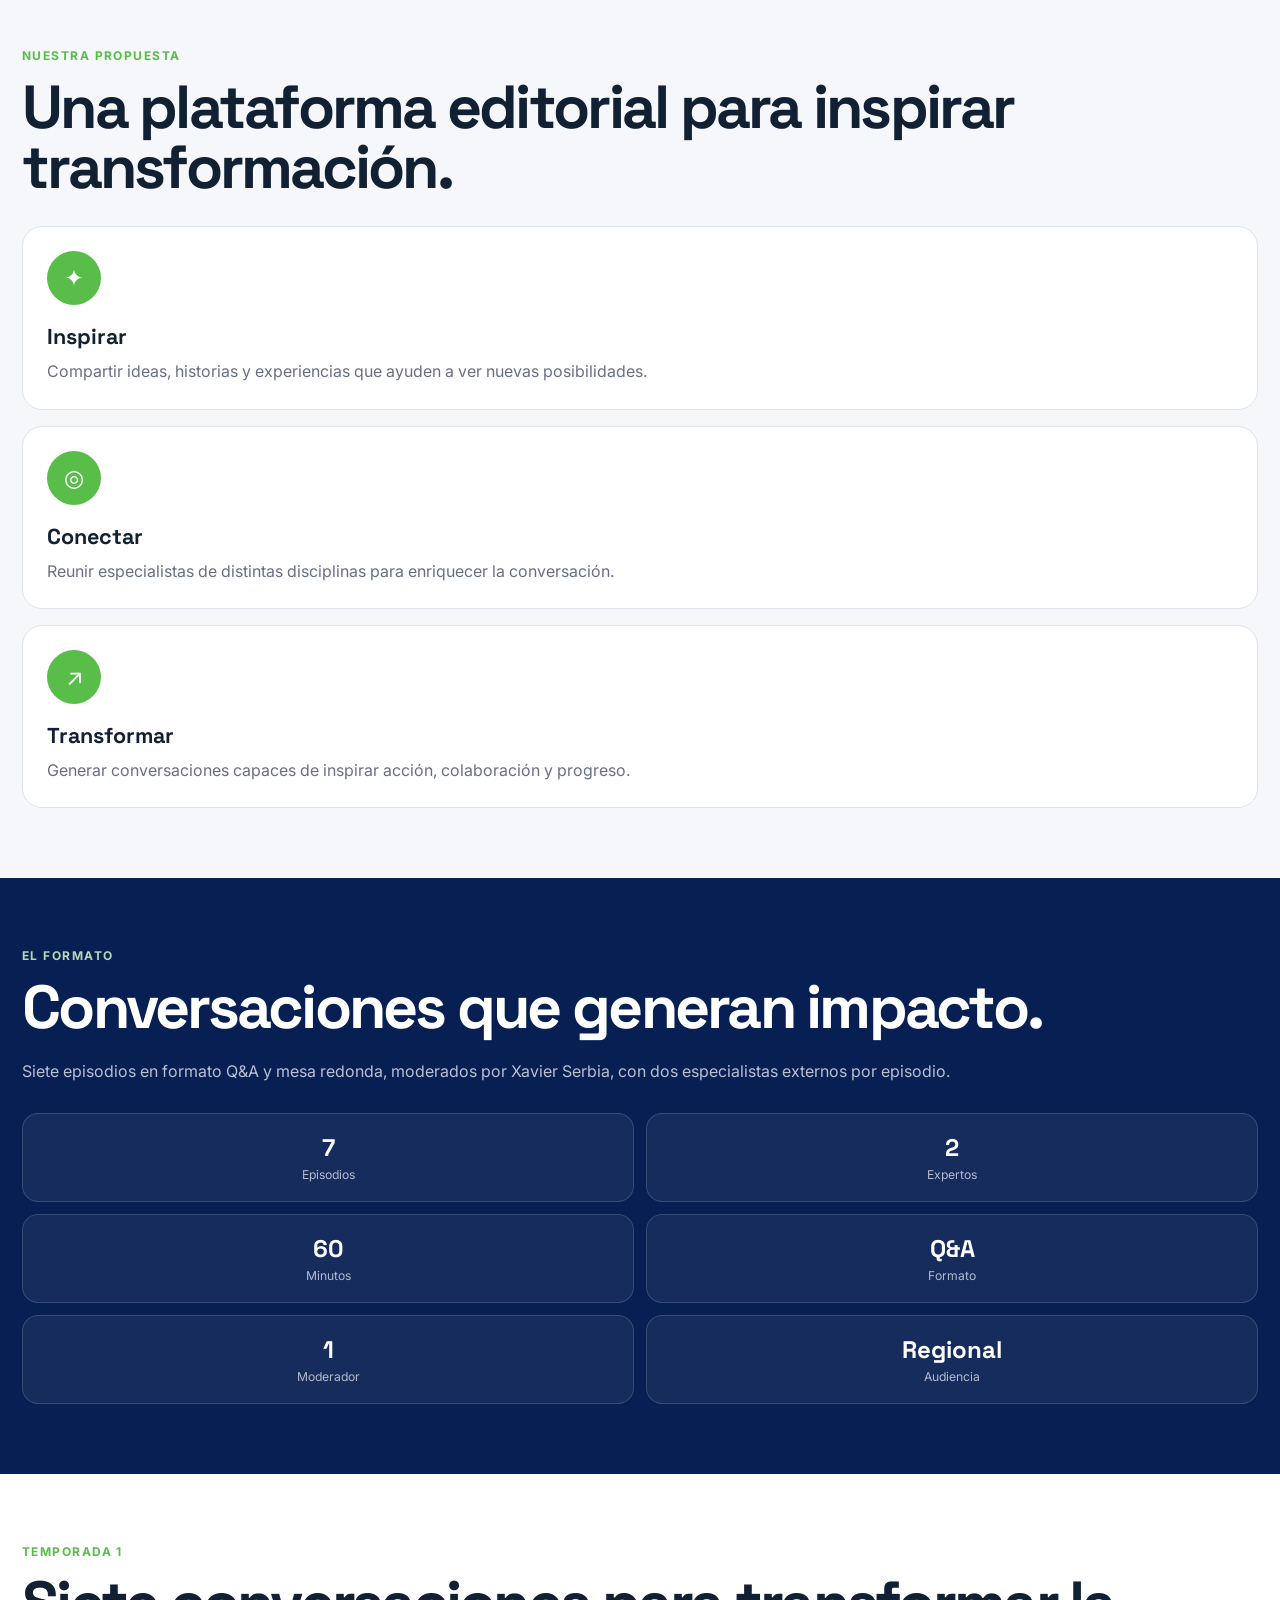
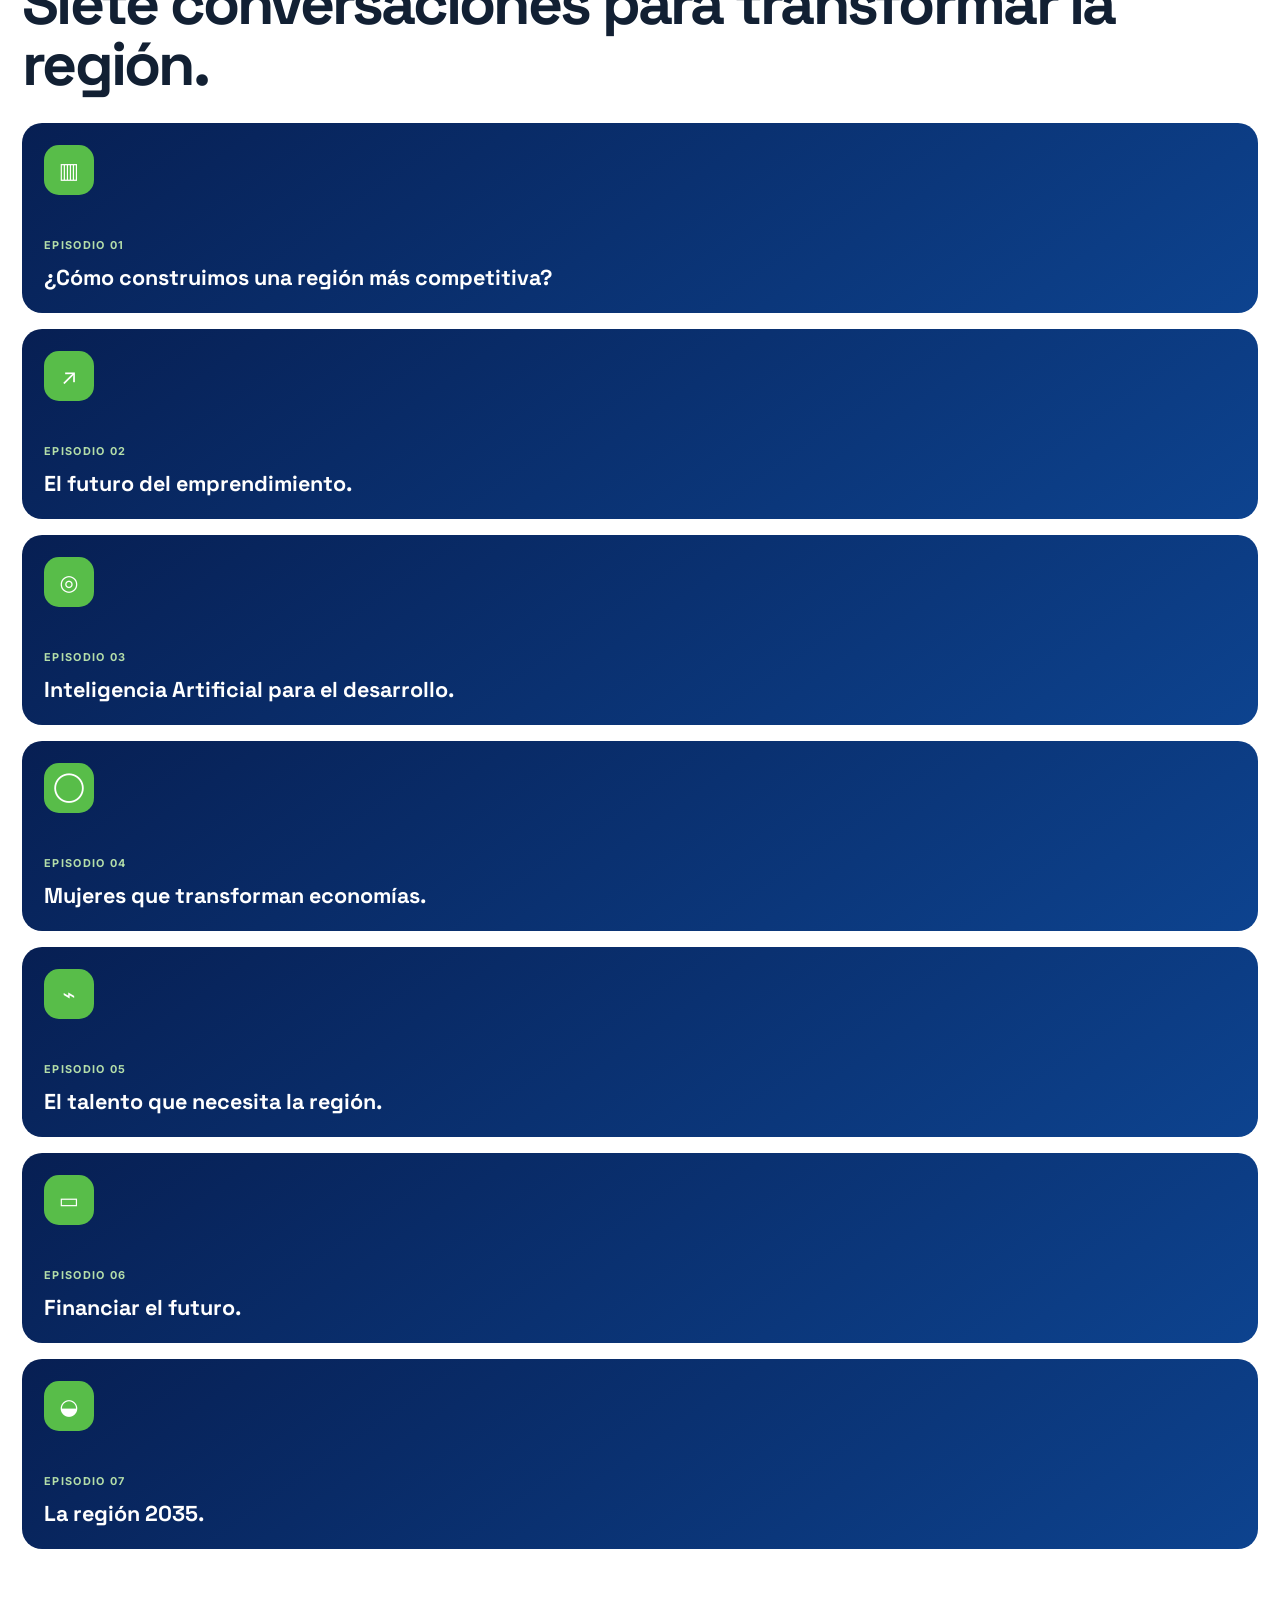
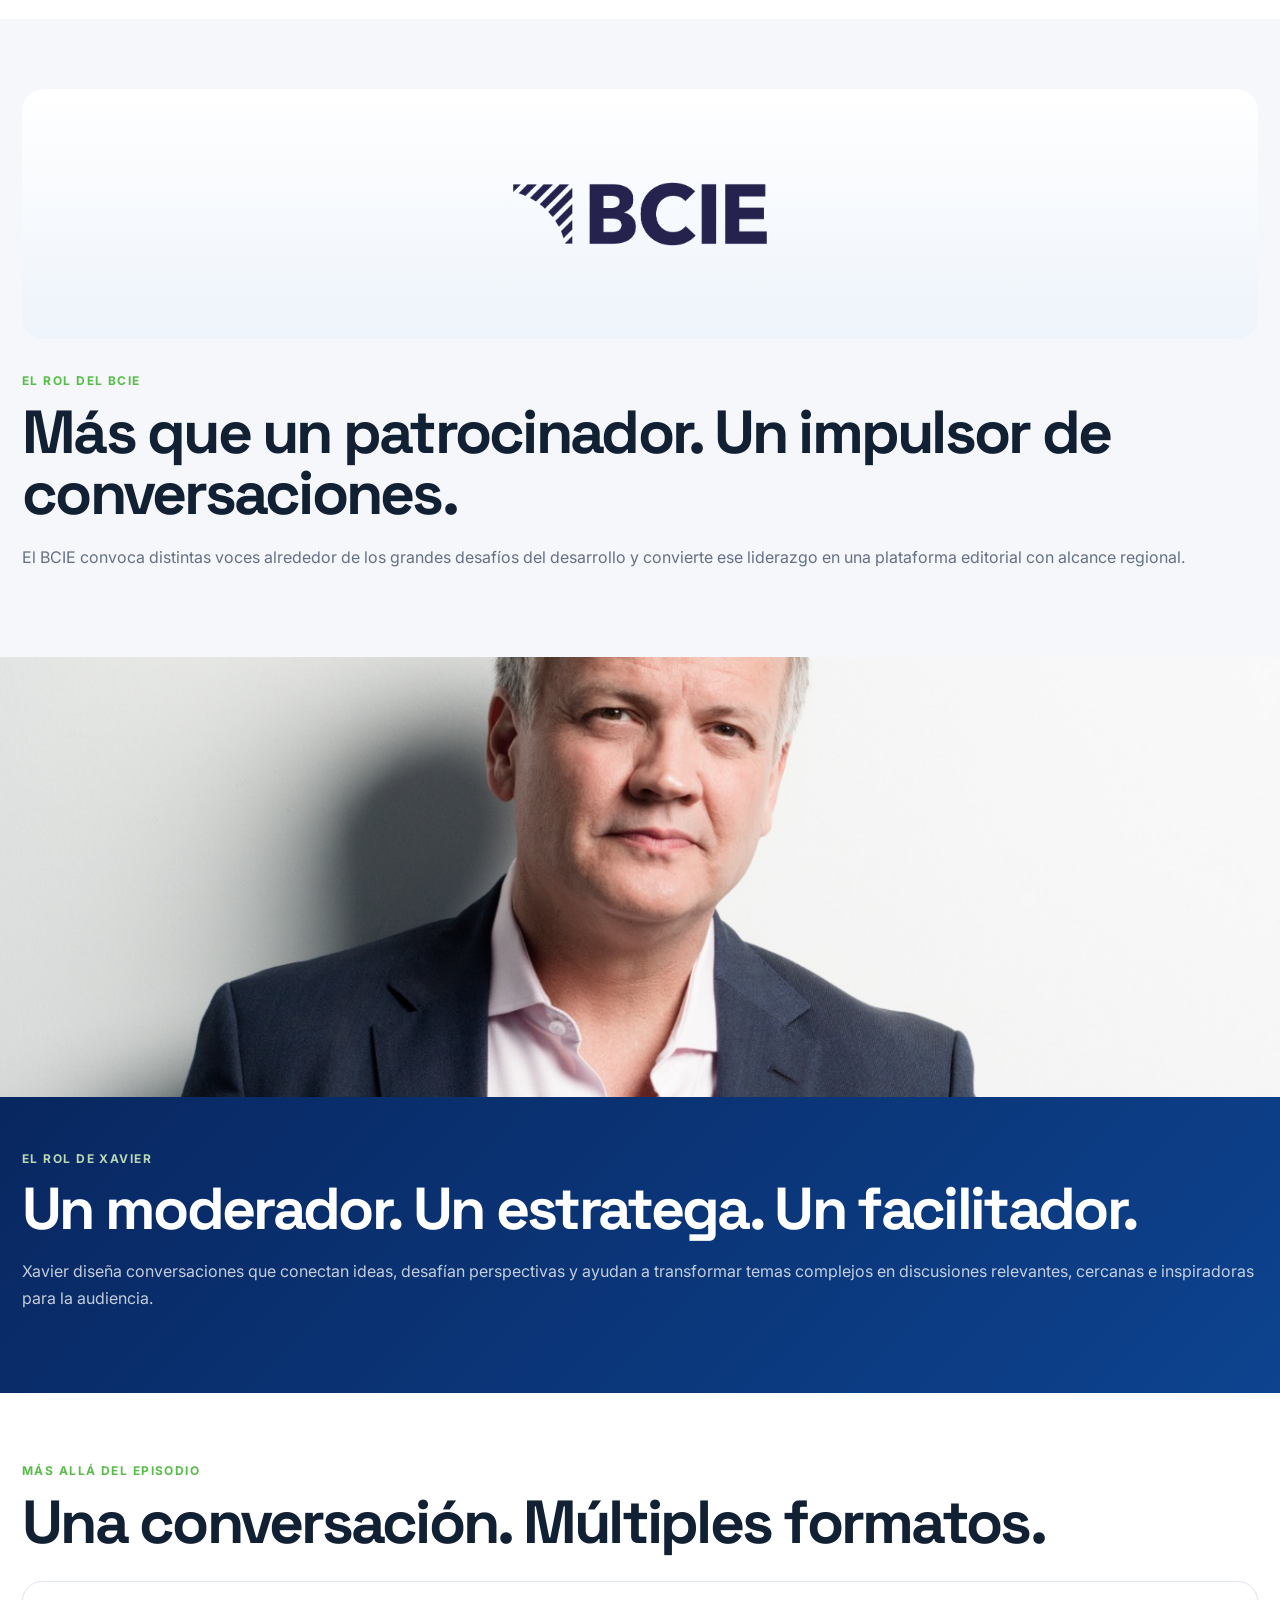
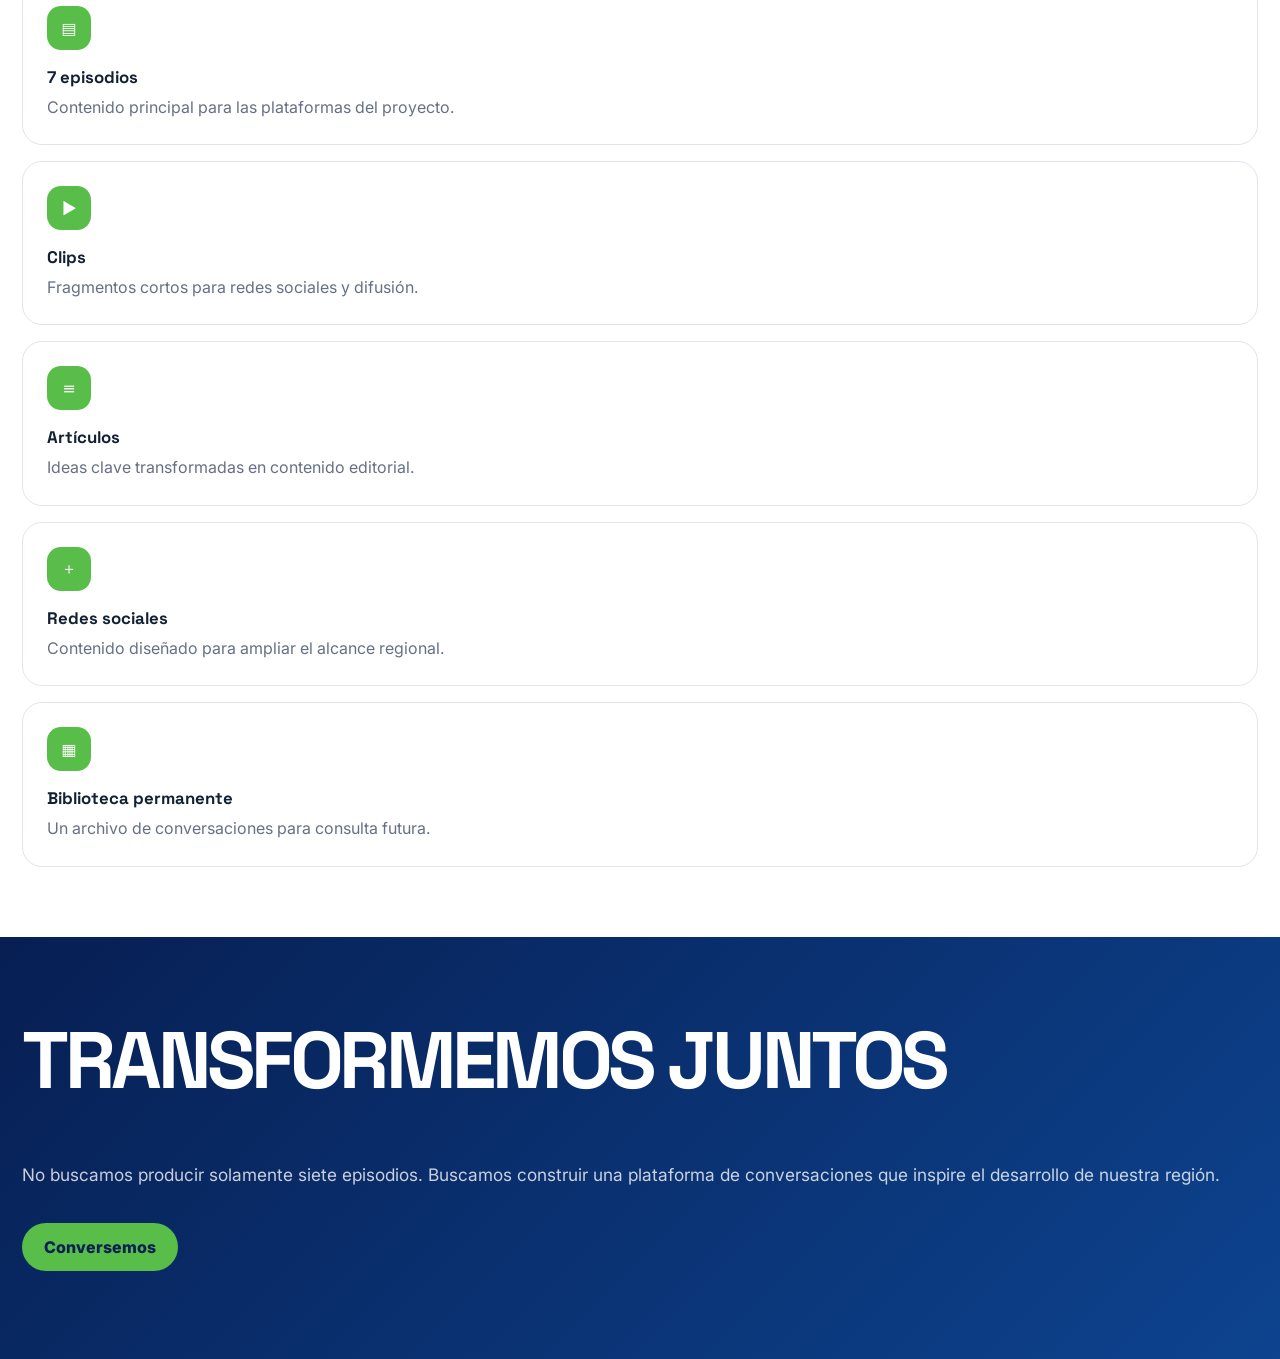
<file: mobile/mobile.html>
<!DOCTYPE html>
<html lang="es">
<head>
  <meta charset="UTF-8">
  <meta name="viewport" content="width=device-width, initial-scale=1, viewport-fit=cover">
  <title>Transformemos Juntos | Mobile</title>
  <meta name="description" content="Transformemos Juntos, presentado por BCIE.">
  <link rel="stylesheet" href="mobile.css">
</head>
<body>

  <div class="password-gate" id="passwordGate">
    <div class="password-card">
      <div class="password-brand">TRANSFORMEMOS JUNTOS</div>
      <div class="proposal-label">Concept Proposal</div>
      <h2>Acceso privado</h2>
      <p class="prepared-for">Prepared exclusively for</p>
      <img src="./images/logo-bcie-transparencia-hfes.png" alt="BCIE" class="password-logo">
      <form id="passwordForm">
        <input type="password" id="passwordInput" placeholder="Password" autocomplete="current-password" required>
        <div class="password-error" id="passwordError">Incorrect password.</div>
        <button type="submit" class="password-button">Enter Proposal</button>
      </form>
      <div class="password-footer">transformemos.bcie.org</div>
    </div>
  </div>

  <header class="hero" id="inicio">
    <div class="hero-overlay"></div>
    <div class="hero-top">
      <div class="site-address"><span class="status-dot"></span>transformemos.bcie.org</div>
      <button class="menu-toggle" type="button" aria-expanded="false" aria-controls="site-menu">
        <span></span><span></span><span></span><span class="sr-only">Abrir menú</span>
      </button>
      <nav id="site-menu" class="site-menu">
        <a href="#inicio" class="active">Inicio</a>
        <a href="#oportunidad">La oportunidad</a>
        <a href="#propuesta">Nuestra propuesta</a>
        <a href="#formato">Formato</a>
        <a href="#episodios">Temporada 1</a>
        <a href="#bcie">BCIE</a>
        <a href="#xavier">Xavier</a>
        <a href="#ecosistema">Impacto</a>
        <a href="#vision">Nuestra visión</a>
      </nav>
    </div>

    <div class="hero-copy">
      <span class="kicker">Presentado por BCIE</span>
      <h1>Transformemos<br>Juntos</h1>
      <p class="hero-lead">Las grandes transformaciones comienzan con grandes conversaciones.</p>
      <p class="hero-description">Un espacio donde líderes, emprendedores y expertos analizan los desafíos y oportunidades que definirán el futuro de nuestra región.</p>
    </div>
  </header>

  <main>
    <section class="section" id="oportunidad">
      <div class="eyebrow">La oportunidad</div>
      <h2>La región enfrenta enormes desafíos.</h2>
      <p class="section-intro">Pero también cuenta con personas, ideas y proyectos capaces de construir soluciones extraordinarias.</p>
      <div class="challenge-panel">
        <h3>Los temas que definirán el futuro</h3>
        <div class="mini-grid">
          <div class="mini-item"><span class="icon">✦</span><span>Innovación</span></div>
          <div class="mini-item"><span class="icon">↗</span><span>Emprendimiento</span></div>
          <div class="mini-item"><span class="icon">◎</span><span>Tecnología</span></div>
          <div class="mini-item"><span class="icon">⌁</span><span>Educación</span></div>
          <div class="mini-item"><span class="icon">▦</span><span>Infraestructura</span></div>
          <div class="mini-item"><span class="icon">◒</span><span>Sostenibilidad</span></div>
        </div>
      </div>
    </section>

    <section class="section soft" id="propuesta">
      <div class="eyebrow">Nuestra propuesta</div>
      <h2>Una plataforma editorial para inspirar transformación.</h2>
      <div class="cards">
        <article class="info-card"><div class="round-icon">✦</div><h3>Inspirar</h3><p>Compartir ideas, historias y experiencias que ayuden a ver nuevas posibilidades.</p></article>
        <article class="info-card"><div class="round-icon">◎</div><h3>Conectar</h3><p>Reunir especialistas de distintas disciplinas para enriquecer la conversación.</p></article>
        <article class="info-card"><div class="round-icon">↗</div><h3>Transformar</h3><p>Generar conversaciones capaces de inspirar acción, colaboración y progreso.</p></article>
      </div>
    </section>

    <section class="section dark" id="formato">
      <div class="eyebrow light">El formato</div>
      <h2>Conversaciones que generan impacto.</h2>
      <p class="section-intro light">Siete episodios en formato Q&amp;A y mesa redonda, moderados por Xavier Serbia, con dos especialistas externos por episodio.</p>
      <div class="stats">
        <div class="stat"><strong>7</strong><span>Episodios</span></div>
        <div class="stat"><strong>2</strong><span>Expertos</span></div>
        <div class="stat"><strong>60</strong><span>Minutos</span></div>
        <div class="stat"><strong>Q&amp;A</strong><span>Formato</span></div>
        <div class="stat"><strong>1</strong><span>Moderador</span></div>
        <div class="stat"><strong>Regional</strong><span>Audiencia</span></div>
      </div>
    </section>

    <section class="section" id="episodios">
      <div class="eyebrow">Temporada 1</div>
      <h2>Siete conversaciones para transformar la región.</h2>
      <div class="episodes">
        <article class="episode-card"><div class="episode-icon">▥</div><span>Episodio 01</span><h3>¿Cómo construimos una región más competitiva?</h3></article>
        <article class="episode-card"><div class="episode-icon">↗</div><span>Episodio 02</span><h3>El futuro del emprendimiento.</h3></article>
        <article class="episode-card"><div class="episode-icon">◎</div><span>Episodio 03</span><h3>Inteligencia Artificial para el desarrollo.</h3></article>
        <article class="episode-card"><div class="episode-icon">◯</div><span>Episodio 04</span><h3>Mujeres que transforman economías.</h3></article>
        <article class="episode-card"><div class="episode-icon">⌁</div><span>Episodio 05</span><h3>El talento que necesita la región.</h3></article>
        <article class="episode-card"><div class="episode-icon">▭</div><span>Episodio 06</span><h3>Financiar el futuro.</h3></article>
        <article class="episode-card"><div class="episode-icon">◒</div><span>Episodio 07</span><h3>La región 2035.</h3></article>
      </div>
    </section>

    <section class="section soft" id="bcie">
      <div class="bcie-visual">
        <img src="./images/logo-bcie-transparencia-hfes.png" alt="BCIE" class="bcie-logo">
      </div>
      <div class="role-copy">
        <div class="eyebrow">El rol del BCIE</div>
        <h2>Más que un patrocinador. Un impulsor de conversaciones.</h2>
        <p>El BCIE convoca distintas voces alrededor de los grandes desafíos del desarrollo y convierte ese liderazgo en una plataforma editorial con alcance regional.</p>
      </div>
    </section>

    <section class="xavier-section" id="xavier">
      <div class="xavier-photo-wrap"><img src="./images/xavier.jpg" alt="Xavier Serbia"></div>
      <div class="xavier-copy">
        <div class="eyebrow light">El rol de Xavier</div>
        <h2>Un moderador. Un estratega. Un facilitador.</h2>
        <p>Xavier diseña conversaciones que conectan ideas, desafían perspectivas y ayudan a transformar temas complejos en discusiones relevantes, cercanas e inspiradoras para la audiencia.</p>
      </div>
    </section>

    <section class="section" id="ecosistema">
      <div class="eyebrow">Más allá del episodio</div>
      <h2>Una conversación. Múltiples formatos.</h2>
      <div class="ecosystem">
        <article class="ecosystem-card"><div class="eco-icon">▤</div><h3>7 episodios</h3><p>Contenido principal para las plataformas del proyecto.</p></article>
        <article class="ecosystem-card"><div class="eco-icon">▶</div><h3>Clips</h3><p>Fragmentos cortos para redes sociales y difusión.</p></article>
        <article class="ecosystem-card"><div class="eco-icon">≡</div><h3>Artículos</h3><p>Ideas clave transformadas en contenido editorial.</p></article>
        <article class="ecosystem-card"><div class="eco-icon">＋</div><h3>Redes sociales</h3><p>Contenido diseñado para ampliar el alcance regional.</p></article>
        <article class="ecosystem-card"><div class="eco-icon">▦</div><h3>Biblioteca permanente</h3><p>Un archivo de conversaciones para consulta futura.</p></article>
      </div>
    </section>

    <section class="closing" id="vision">
      <h2>Transformemos Juntos</h2>
      <p>No buscamos producir solamente siete episodios. Buscamos construir una plataforma de conversaciones que inspire el desarrollo de nuestra región.</p>
      <button class="cta" type="button">Conversemos</button>
    </section>
  </main>

  <script src="mobile.js"></script>
</body>
</html>
</file>
<file: style.css>
@import url('https://fonts.googleapis.com/css2?family=Inter:wght@400;500;600;700&family=Space+Grotesk:wght@500;600;700&display=swap');

:root{
  --blue:#071f53;
  --blue-2:#0d438f;
  --green:#58bd49;
  --green-light:#77d568;
  --text:#122033;
  --muted:#667085;
  --soft:#f5f7fb;
  --line:#dfe5ec;
  --white:#ffffff;
  --max:1180px;
  --shadow:0 18px 50px rgba(7,31,83,.10);
}

*{box-sizing:border-box}
html{scroll-behavior:smooth}
body{margin:0;font-family:Inter,system-ui,sans-serif;color:var(--text);background:#fff;overflow-x:hidden}
img{display:block;max-width:100%}
a{text-decoration:none;color:inherit}
h1,h2,h3,p{margin-top:0}
h1,h2,h3{font-family:"Space Grotesk",sans-serif}
button{font:inherit}
.wrap{width:min(var(--max),calc(100% - 44px));margin-inline:auto}
.section{padding:100px 0}
.soft{background:var(--soft)}
.dark{background:var(--blue);color:#fff}
.eyebrow{color:var(--green);font-size:.78rem;font-weight:700;letter-spacing:.12em;text-transform:uppercase;margin-bottom:15px}
.eyebrow.light{color:#b9d7b3}
.section h2,.role-copy h2{font-size:clamp(2.4rem,4.8vw,5rem);line-height:.98;letter-spacing:-.045em;margin-bottom:24px}
.section-intro{max-width:760px;font-size:1.08rem;line-height:1.75;color:var(--muted)}
.section-intro.light{color:rgba(255,255,255,.72)}

.hero{position:relative;min-height:100vh;display:flex;align-items:center;color:#fff;background:url("images/hero-studio.png") center/cover no-repeat;isolation:isolate}
.hero-overlay{position:absolute;inset:0;z-index:-1;background:linear-gradient(90deg,rgba(4,17,55,.95) 0%,rgba(4,17,55,.80) 35%,rgba(4,17,55,.36) 62%,rgba(4,17,55,.10) 100%)}
.hero-shell{width:min(1320px,calc(100% - 54px));margin:auto;display:grid;grid-template-columns:minmax(0,1fr) 290px;gap:70px;align-items:center}
.hero-copy{max-width:650px;padding:90px 0}
.kicker{display:inline-block;color:#b7dda9;font-size:.8rem;font-weight:700;letter-spacing:.12em;text-transform:uppercase;margin-bottom:20px}
.hero h1{font-size:clamp(4.4rem,8vw,8rem);line-height:.86;letter-spacing:-.065em;text-transform:uppercase;margin-bottom:30px}
.hero-lead{font-size:clamp(1.25rem,2vw,1.7rem);font-weight:700;line-height:1.35;max-width:560px}
.hero-description{max-width:530px;color:rgba(255,255,255,.82);line-height:1.75;font-size:1.03rem}

.hero-nav{position:sticky;top:32px;align-self:start;margin-top:70px;padding-left:28px;border-left:1px solid rgba(255,255,255,.24)}
.site-address{display:flex;align-items:center;gap:9px;font-size:.82rem;font-weight:700;color:rgba(255,255,255,.78);margin-bottom:26px}
.status-dot{width:8px;height:8px;border-radius:50%;background:var(--green);box-shadow:0 0 0 5px rgba(88,189,73,.14)}
.site-menu{display:flex;flex-direction:column;gap:6px}
.site-menu a{position:relative;padding:8px 0;color:rgba(255,255,255,.62);font-size:.9rem;transition:.25s}
.site-menu a:hover,.site-menu a.active{color:#fff;transform:translateX(6px)}
.site-menu a.active::before{content:"";position:absolute;left:-29px;top:50%;width:18px;height:2px;background:var(--green)}
.menu-toggle{display:none}

.two-col{display:grid;grid-template-columns:1.05fr .95fr;gap:54px;align-items:center}
.challenge-panel{background:linear-gradient(145deg,var(--blue),var(--blue-2));padding:40px;border-radius:28px;color:#fff;box-shadow:var(--shadow)}
.challenge-panel h3{font-size:1.55rem}
.mini-grid{display:grid;grid-template-columns:repeat(3,1fr);gap:15px;margin-top:28px}
.mini-item{padding:18px 12px;border:1px solid rgba(255,255,255,.14);border-radius:17px;text-align:center;background:rgba(255,255,255,.06)}
.mini-item .icon{display:block;color:var(--green);font-size:1.8rem;margin-bottom:8px}
.mini-item span:last-child{font-size:.8rem;color:rgba(255,255,255,.82)}

.cards-three{display:grid;grid-template-columns:repeat(3,1fr);gap:22px;margin-top:42px}
.info-card{padding:30px;background:#fff;border:1px solid var(--line);border-radius:22px;box-shadow:0 10px 30px rgba(7,31,83,.05)}
.round-icon,.episode-icon,.eco-icon{display:grid;place-items:center;background:var(--green);color:#fff}
.round-icon{width:58px;height:58px;border-radius:50%;font-size:1.5rem;margin-bottom:24px}
.info-card h3{font-size:1.5rem;margin-bottom:10px}
.info-card p{color:var(--muted);line-height:1.7;margin-bottom:0}

.stats{display:grid;grid-template-columns:repeat(6,1fr);gap:14px;margin-top:42px}
.stat{padding:22px 12px;border:1px solid rgba(255,255,255,.14);border-radius:18px;background:rgba(255,255,255,.06);text-align:center}
.stat strong{display:block;font-family:"Space Grotesk";font-size:1.7rem}
.stat span{font-size:.8rem;color:rgba(255,255,255,.68)}

.episodes-grid{display:grid;grid-template-columns:repeat(4,1fr);gap:20px;margin-top:40px}
.episode-card{min-height:245px;padding:24px;border-radius:22px;background:linear-gradient(145deg,var(--blue),var(--blue-2));color:#fff;display:flex;flex-direction:column;justify-content:space-between;box-shadow:0 14px 34px rgba(7,31,83,.10);transition:.3s}
.episode-card:hover{transform:translateY(-6px);box-shadow:var(--shadow)}
.episode-icon{width:54px;height:54px;border-radius:16px;font-size:1.5rem}
.episode-card span{font-size:.7rem;letter-spacing:.12em;text-transform:uppercase;color:#b4dea9;font-weight:700}
.episode-card h3{font-size:1.4rem;line-height:1.15;margin:9px 0 0}

.role-layout{display:grid;grid-template-columns:.95fr 1.05fr;gap:54px;align-items:center}
.role-visual{min-height:440px;border-radius:28px;overflow:hidden;box-shadow:var(--shadow)}
.bcie-visual{
    display:flex;
    justify-content:center;
    align-items:center;
    min-height:440px;
    padding:60px;
    border-radius:28px;
    background:#ffffff;
    box-shadow:var(--shadow);
}
.bcie-logo{
    width:280px;
    max-width:75%;
    height:auto;
    object-fit:contain;
}
.bcie-mark{display:grid;place-items:center;width:150px;height:150px;border-radius:38px;background:var(--green);color:#fff;font-family:"Space Grotesk";font-size:2rem;font-weight:700}
.role-copy p{color:var(--muted);font-size:1.08rem;line-height:1.8}

.xavier-section{background:linear-gradient(135deg,var(--blue),var(--blue-2));color:#fff}
.xavier-grid{display:grid;grid-template-columns:1fr 1fr;min-height:650px}
.xavier-copy{
    display:flex;
    flex-direction:column;
    justify-content:center;

    width:100%;
    max-width:720px;

    padding:80px 70px;

    margin:0 auto;
}

.xavier-copy h2{
    font-size:clamp(2.5rem,5vw,5.2rem);
    line-height:.98;
    letter-spacing:-.05em;
    margin-bottom:24px;

    max-width:650px;
}

.xavier-copy p{
    color:rgba(255,255,255,.75);
    font-size:1.08rem;
    line-height:1.78;

    max-width:620px;
}
.xavier-photo-wrap,.xavier-photo-wrap img{min-height:650px}
.xavier-photo-wrap img{width:100%;height:100%;object-fit:cover;object-position:center 18%}

.ecosystem-grid{display:grid;grid-template-columns:repeat(5,1fr);gap:16px;margin-top:40px}
.ecosystem-card{padding:24px;border:1px solid var(--line);border-radius:20px;background:#fff}
.eco-icon{width:46px;height:46px;border-radius:14px;margin-bottom:18px}
.ecosystem-card h3{font-size:1.05rem;margin-bottom:7px}
.ecosystem-card p{font-size:.88rem;color:var(--muted);margin-bottom:0}

.closing{padding:120px 0;background:linear-gradient(135deg,var(--blue),var(--blue-2));color:#fff}
.closing h2{font-size:clamp(3.2rem,7vw,7rem);line-height:.88;letter-spacing:-.06em;text-transform:uppercase;max-width:900px}
.closing p{max-width:760px;color:rgba(255,255,255,.78);font-size:1.25rem;line-height:1.65}
.cta{display:inline-flex;margin-top:18px;padding:15px 26px;border-radius:999px;background:var(--green);color:var(--blue);font-weight:800}

.reveal{opacity:0;transform:translateY(24px);transition:opacity .7s ease,transform .7s ease}
.reveal.is-visible{opacity:1;transform:none}
.sr-only{position:absolute;width:1px;height:1px;padding:0;margin:-1px;overflow:hidden;clip:rect(0,0,0,0);white-space:nowrap;border:0}

@media(max-width:1050px){
  .hero-shell{grid-template-columns:1fr}
  .hero-nav{position:absolute;top:26px;right:28px;margin:0;border:0;padding:0}
  .site-address{justify-content:flex-end}
  .menu-toggle{display:flex;flex-direction:column;gap:5px;width:44px;height:44px;align-items:center;justify-content:center;background:rgba(4,17,55,.48);border:1px solid rgba(255,255,255,.22);border-radius:50%;cursor:pointer;margin-left:auto}
  .menu-toggle span:not(.sr-only){width:19px;height:2px;background:#fff}
  .site-menu{position:absolute;right:0;top:62px;width:240px;padding:18px 22px;border-radius:18px;background:rgba(4,17,55,.94);backdrop-filter:blur(14px);opacity:0;visibility:hidden;transform:translateY(-8px);transition:.25s}
  .site-menu.open{opacity:1;visibility:visible;transform:none}
  .site-menu a.active::before{display:none}
  .episodes-grid{grid-template-columns:repeat(2,1fr)}
  .stats{grid-template-columns:repeat(3,1fr)}
  .ecosystem-grid{grid-template-columns:repeat(3,1fr)}
}

@media(max-width:800px){
  .section{padding:76px 0}
  .two-col,.role-layout,.xavier-grid{grid-template-columns:1fr}
  .cards-three{grid-template-columns:1fr}
  .hero{min-height:760px;align-items:flex-end}
  .hero-overlay{background:linear-gradient(180deg,rgba(4,17,55,.12),rgba(4,17,55,.48) 45%,rgba(4,17,55,.96))}
  .hero-copy{padding:300px 0 54px}
  .xavier-photo-wrap{order:-1}
  .xavier-photo-wrap,.xavier-photo-wrap img{min-height:500px}
}

@media(max-width:560px){
  .wrap{width:min(var(--max),calc(100% - 28px))}
  .hero-shell{width:min(100% - 28px,1320px)}
  .hero h1{font-size:3.55rem}
  .mini-grid,.stats,.episodes-grid,.ecosystem-grid{grid-template-columns:1fr}
  .site-address{font-size:.72rem}
}
/* =========================
   PASSWORD GATE
   ========================= */

body.locked{
  overflow:hidden;
}

.password-gate{
  position:fixed;
  inset:0;
  z-index:99999;

  display:flex;
  align-items:center;
  justify-content:center;

  padding:24px;

  background:
    linear-gradient(
      135deg,
      rgba(4,17,55,.97),
      rgba(13,67,143,.94)
    );

  opacity:1;
  visibility:visible;

  transition:
    opacity .5s ease,
    visibility .5s ease;
}

.password-gate.unlocked{
  opacity:0;
  visibility:hidden;
  pointer-events:none;
}

.password-card{
  width:min(440px,100%);

  padding:46px 42px;

  border:1px solid rgba(255,255,255,.12);
  border-radius:28px;

  background:rgba(255,255,255,.07);

  box-shadow:
    0 30px 80px rgba(0,0,0,.25);

  backdrop-filter:blur(18px);
  -webkit-backdrop-filter:blur(18px);

  color:#fff;
}

.password-brand{
  margin-bottom:42px;

  color:var(--green);

  font-family:"Space Grotesk",sans-serif;
  font-size:.78rem;
  font-weight:700;

  letter-spacing:.14em;
}

.password-card h2{
  margin-bottom:14px;

  font-size:2.2rem;
  line-height:1.05;

  letter-spacing:-.035em;
}

.password-card p{
  margin-bottom:30px;

  color:rgba(255,255,255,.68);

  line-height:1.7;
}

.password-field input{
  width:100%;
  height:56px;

  padding:0 18px;

  border:1px solid rgba(255,255,255,.20);
  border-radius:14px;

  outline:none;

  background:rgba(255,255,255,.08);
  color:#fff;

  font-size:1rem;

  transition:
    border-color .2s ease,
    background .2s ease;
}

.password-field input::placeholder{
  color:rgba(255,255,255,.44);
}

.password-field input:focus{
  border-color:var(--green);
  background:rgba(255,255,255,.12);
}

.password-error{
  display:none;

  margin-top:11px;

  color:#ffb3b3;

  font-size:.84rem;
}

.password-error.show{
  display:block;
}

.password-button{
  width:100%;
  height:54px;

  margin-top:20px;

  border:0;
  border-radius:999px;

  cursor:pointer;

  background:var(--green);
  color:var(--blue);

  font-weight:800;

  transition:
    transform .2s ease,
    background .2s ease;
}

.password-button:hover{
  transform:translateY(-2px);
  background:var(--green-light);
}

.password-footer{
  margin-top:32px;

  text-align:center;

  color:rgba(255,255,255,.42);

  font-size:.74rem;
  letter-spacing:.04em;
}

@media(max-width:560px){

  .password-card{
    padding:38px 25px;
  }

  .password-card h2{
    font-size:1.9rem;
  }
}
.proposal-label{

    margin-top:18px;
    margin-bottom:42px;

    color:rgba(255,255,255,.55);

    font-size:.82rem;

    letter-spacing:.16em;

    text-transform:uppercase;

}

.prepared-for{

    margin-bottom:22px;

    text-align:center;

    color:rgba(255,255,255,.55);

    font-size:.9rem;

    letter-spacing:.08em;

    text-transform:uppercase;

}

.password-logo{

    display:block;

    width:220px;

    max-width:75%;

    margin:0 auto 38px;

    height:auto;

    filter:brightness(0) invert(1);

}
</file>
<file: mobile/mobile.css>
@import url('https://fonts.googleapis.com/css2?family=Inter:wght@400;500;600;700&family=Space+Grotesk:wght@500;600;700&display=swap');
:root{--blue:#071f53;--blue2:#0d438f;--green:#58bd49;--green-light:#77d568;--soft:#f5f7fb;--text:#122033;--muted:#667085;--line:#dfe5ec;--white:#fff}
*{box-sizing:border-box}html{scroll-behavior:smooth;overflow-x:hidden;width:100%}body{margin:0;font-family:Inter,system-ui,sans-serif;color:var(--text);background:#fff;overflow-x:hidden;width:100%;max-width:100vw}img{display:block;max-width:100%}h1,h2,h3,p{margin-top:0}h1,h2,h3{font-family:"Space Grotesk",sans-serif}button{font:inherit}.section{padding:70px 22px}.soft{background:var(--soft)}.dark{background:var(--blue);color:#fff}.eyebrow{color:var(--green);font-size:.75rem;font-weight:700;letter-spacing:.12em;text-transform:uppercase;margin-bottom:14px}.eyebrow.light{color:#b9d7b3}.section h2,.role-copy h2{font-size:clamp(2.2rem,11vw,3.8rem);line-height:1;letter-spacing:-.045em;margin-bottom:20px}.section-intro{color:var(--muted);font-size:1rem;line-height:1.7}.section-intro.light{color:rgba(255,255,255,.72)}
.hero{position:relative;min-height:100svh;display:flex;align-items:flex-end;padding:0 22px 48px;color:#fff;background:url("./images/hero-studio.png") 58% center/cover no-repeat;isolation:isolate}.hero-overlay{position:absolute;inset:0;z-index:-1;background:linear-gradient(180deg,rgba(4,17,55,.12) 0%,rgba(4,17,55,.34) 42%,rgba(4,17,55,.96) 100%)}.hero-copy{width:100%;max-width:560px}.kicker{display:inline-block;color:#b7dda9;font-size:.72rem;font-weight:700;letter-spacing:.12em;text-transform:uppercase;margin-bottom:14px}.hero h1{font-size:clamp(3.3rem,15vw,5.2rem);line-height:.87;letter-spacing:-.06em;text-transform:uppercase;margin-bottom:22px}.hero-lead{font-size:1.2rem;font-weight:700;line-height:1.35;margin-bottom:14px}.hero-description{font-size:.95rem;line-height:1.65;color:rgba(255,255,255,.8);margin-bottom:0}
.hero-top{position:absolute;left:18px;right:18px;top:max(18px,env(safe-area-inset-top));display:flex;align-items:center;justify-content:space-between;gap:10px;z-index:5}.site-address{display:flex;align-items:center;gap:8px;padding:10px 12px;border-radius:999px;background:rgba(4,17,55,.42);backdrop-filter:blur(10px);font-size:.68rem;font-weight:700;color:rgba(255,255,255,.9);min-width:0;flex-shrink:1;overflow:hidden}.site-address-text{overflow:hidden;text-overflow:ellipsis;white-space:nowrap;min-width:0}.status-dot{width:7px;height:7px;border-radius:50%;background:var(--green);flex-shrink:0}
@media(max-width:380px){.site-address{font-size:.58rem;padding:8px 10px;gap:6px;max-width:150px}.menu-toggle{width:40px;height:40px;flex-shrink:0}}
@media(max-width:340px){.site-address{max-width:118px}}.menu-toggle{width:44px;height:44px;border:1px solid rgba(255,255,255,.22);border-radius:50%;background:rgba(4,17,55,.48);display:flex;flex-direction:column;align-items:center;justify-content:center;gap:5px}.menu-toggle span:not(.sr-only){width:18px;height:2px;background:#fff}.site-menu{position:absolute;right:0;top:56px;width:235px;padding:18px 20px;border-radius:18px;background:rgba(4,17,55,.96);backdrop-filter:blur(14px);display:flex;flex-direction:column;gap:4px;opacity:0;visibility:hidden;transform:translateY(-8px);transition:.25s}.site-menu.open{opacity:1;visibility:visible;transform:none}.site-menu a{color:rgba(255,255,255,.68);text-decoration:none;padding:9px 0;font-size:.9rem}.site-menu a.active{color:#fff}
.challenge-panel{margin-top:28px;padding:24px;border-radius:22px;background:linear-gradient(145deg,var(--blue),var(--blue2));color:#fff}.challenge-panel h3{font-size:1.35rem}.mini-grid{display:grid;grid-template-columns:repeat(2,1fr);gap:12px;margin-top:20px}.mini-item{padding:14px 10px;border:1px solid rgba(255,255,255,.14);border-radius:15px;text-align:center;background:rgba(255,255,255,.05)}.mini-item .icon{display:block;color:var(--green);font-size:1.5rem;margin-bottom:5px}.mini-item span:last-child{font-size:.74rem;color:rgba(255,255,255,.82)}
.cards,.episodes,.ecosystem{display:grid;grid-template-columns:1fr;gap:16px;margin-top:28px;min-width:0}
.cards>*,.episodes>*,.ecosystem>*,.mini-grid>*,.stats>*{min-width:0}.info-card,.ecosystem-card{padding:24px;border:1px solid var(--line);border-radius:20px;background:#fff}.round-icon,.episode-icon,.eco-icon{display:grid;place-items:center;background:var(--green);color:#fff}.round-icon{width:54px;height:54px;border-radius:50%;font-size:1.45rem;margin-bottom:18px}.info-card h3{font-size:1.35rem;margin-bottom:8px}.info-card p,.ecosystem-card p{color:var(--muted);line-height:1.65;margin-bottom:0}
.stats{display:grid;grid-template-columns:repeat(2,1fr);gap:12px;margin-top:28px}.stat{padding:18px 10px;border:1px solid rgba(255,255,255,.14);border-radius:16px;background:rgba(255,255,255,.06);text-align:center}.stat strong{display:block;font-family:"Space Grotesk";font-size:1.5rem}.stat span{font-size:.76rem;color:rgba(255,255,255,.68)}
.episode-card{min-height:190px;padding:22px;border-radius:20px;background:linear-gradient(145deg,var(--blue),var(--blue2));color:#fff;display:flex;flex-direction:column;justify-content:space-between}.episode-icon{width:50px;height:50px;border-radius:15px;font-size:1.35rem;margin-bottom:36px}.episode-card span{font-size:.68rem;letter-spacing:.12em;text-transform:uppercase;color:#b4dea9;font-weight:700}.episode-card h3{font-size:1.35rem;line-height:1.15;margin:8px 0 0}
.bcie-visual{min-height:250px;padding:34px;border-radius:22px;background:linear-gradient(180deg,#fff,#eef4fb);display:flex;align-items:center;justify-content:center;margin-bottom:34px}.bcie-logo{width:min(260px,80%);height:auto}.role-copy p{color:var(--muted);font-size:1rem;line-height:1.7}
.xavier-section{background:linear-gradient(135deg,var(--blue),var(--blue2));color:#fff}.xavier-photo-wrap img{width:100%;height:440px;object-fit:cover;object-position:center 18%}.xavier-copy{padding:54px 22px 64px}.xavier-copy h2{font-size:clamp(2.3rem,11vw,3.7rem);line-height:.98;letter-spacing:-.045em;margin-bottom:20px}.xavier-copy p{color:rgba(255,255,255,.76);font-size:1rem;line-height:1.72}
.eco-icon{width:44px;height:44px;border-radius:14px;margin-bottom:16px}.ecosystem-card h3{font-size:1.05rem;margin-bottom:6px}.closing{padding:88px 22px;background:linear-gradient(135deg,var(--blue),var(--blue2));color:#fff}.closing h2{font-size:clamp(3rem,14vw,5rem);line-height:.88;letter-spacing:-.055em;text-transform:uppercase}.closing p{color:rgba(255,255,255,.78);font-size:1.08rem;line-height:1.65}.cta{margin-top:16px;padding:14px 22px;border:0;border-radius:999px;background:var(--green);color:var(--blue);font-weight:800}
body.locked{overflow:hidden}.password-gate{position:fixed;inset:0;z-index:99999;display:flex;align-items:center;justify-content:center;padding:18px;background:linear-gradient(135deg,rgba(4,17,55,.98),rgba(13,67,143,.96));transition:opacity .45s ease,visibility .45s ease}.password-gate.unlocked{opacity:0;visibility:hidden;pointer-events:none}.password-card{width:100%;max-width:390px;padding:34px 24px;border:1px solid rgba(255,255,255,.12);border-radius:24px;background:rgba(255,255,255,.07);backdrop-filter:blur(18px);color:#fff}.password-brand{color:var(--green);font-family:"Space Grotesk";font-size:.76rem;font-weight:700;letter-spacing:.14em;margin-bottom:14px}.proposal-label{color:rgba(255,255,255,.52);font-size:.76rem;letter-spacing:.13em;text-transform:uppercase;margin-bottom:28px}.password-card h2{font-size:2rem;line-height:1.05;margin-bottom:14px}.prepared-for{text-align:center;color:rgba(255,255,255,.55);font-size:.78rem;letter-spacing:.08em;text-transform:uppercase;margin-bottom:16px}.password-logo{display:block;width:190px;max-width:75%;margin:0 auto 28px;height:auto;filter:brightness(0) invert(1)}.password-card input{width:100%;height:54px;padding:0 16px;border:1px solid rgba(255,255,255,.2);border-radius:14px;background:rgba(255,255,255,.08);color:#fff;outline:none}.password-card input::placeholder{color:rgba(255,255,255,.45)}.password-card input:focus{border-color:var(--green)}.password-error{display:none;margin-top:10px;color:#ffb3b3;font-size:.82rem}.password-error.show{display:block}.password-button{width:100%;height:52px;margin-top:18px;border:0;border-radius:999px;background:var(--green);color:var(--blue);font-weight:800}.password-footer{text-align:center;margin-top:26px;color:rgba(255,255,255,.42);font-size:.72rem}.sr-only{position:absolute;width:1px;height:1px;padding:0;margin:-1px;overflow:hidden;clip:rect(0,0,0,0);white-space:nowrap;border:0}
</file>
